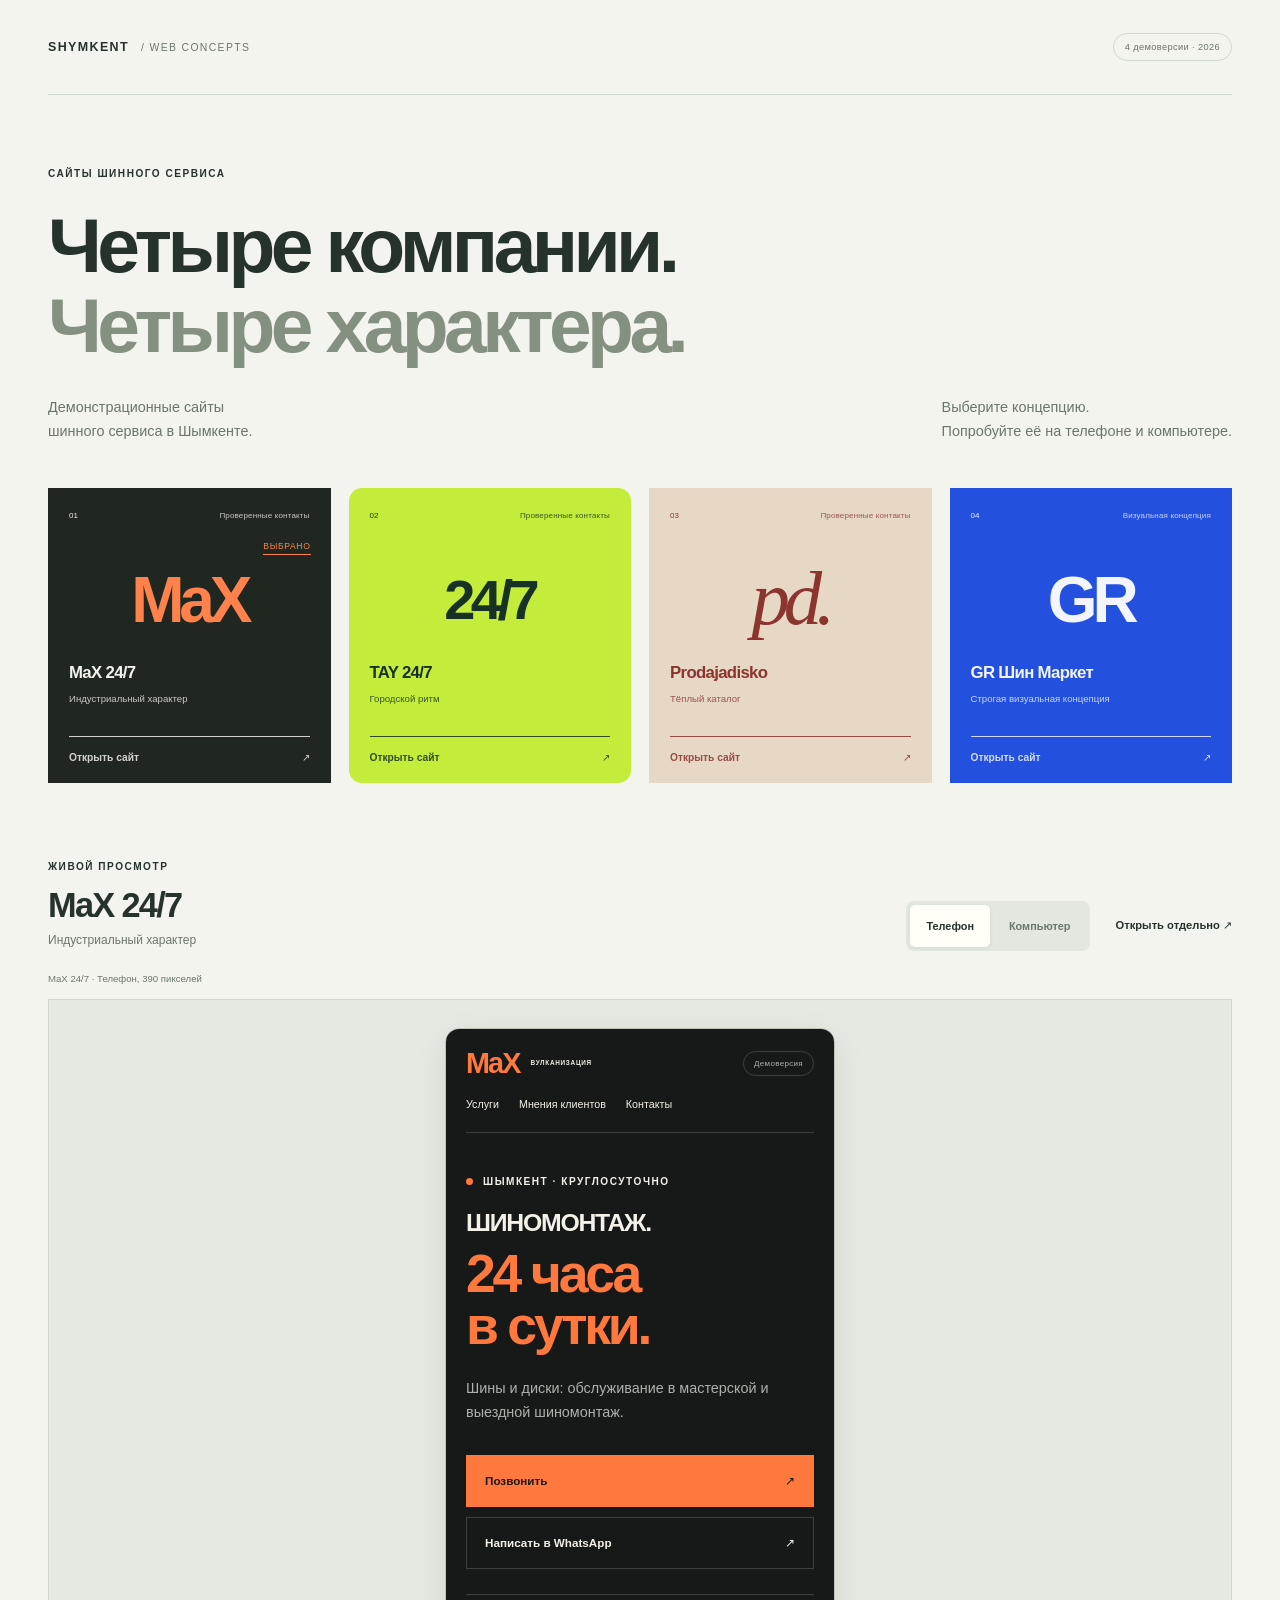
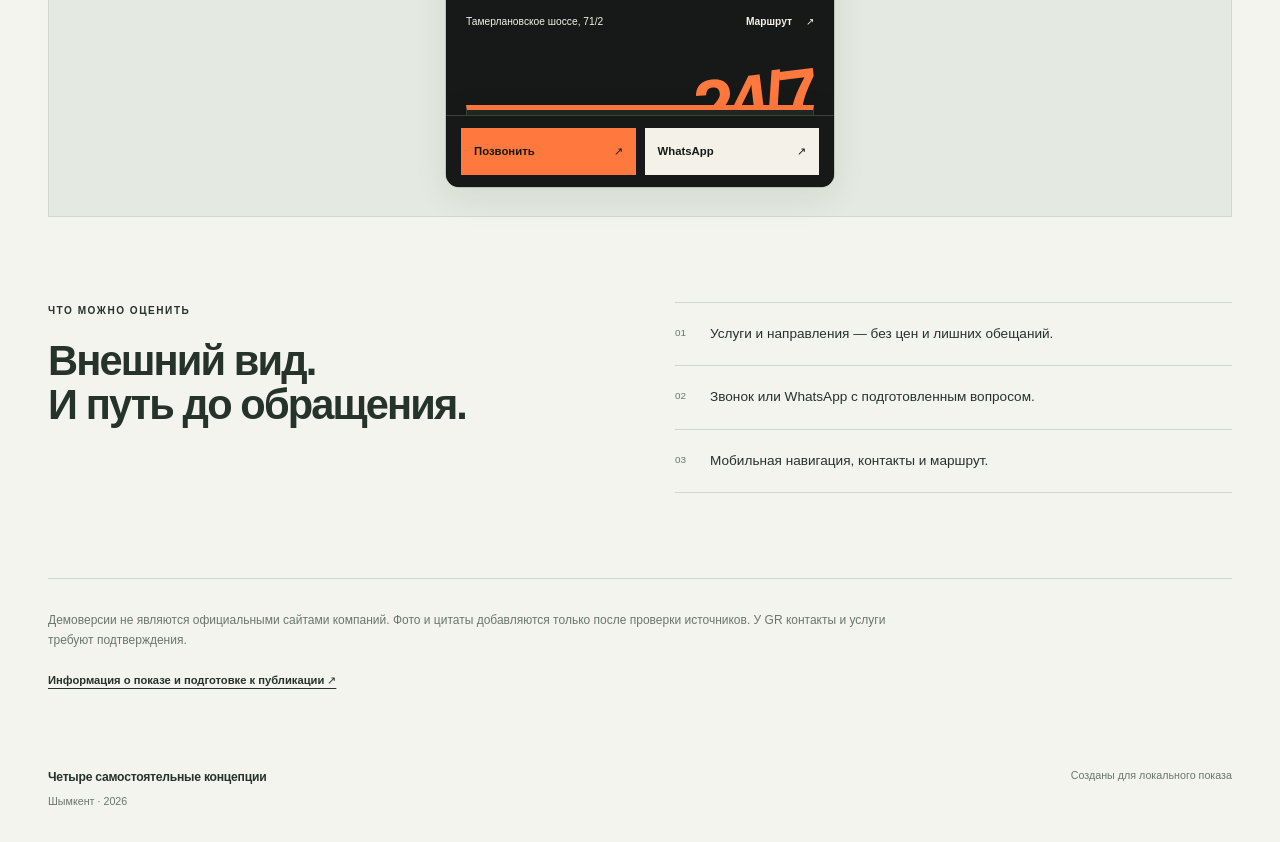
<file: index.html>
<!doctype html><html lang="ru"><head><meta charset="utf-8"><meta name="viewport" content="width=device-width,initial-scale=1"><meta name="description" content="Четыре концепции сайтов шинного сервиса в Шымкенте. Локальная презентация."><title>Четыре компании. Четыре характера.</title><link rel="icon" href="data:,"><link rel="stylesheet" href="./assets/style.css"><script src="./assets/interactions.js" defer></script></head><body class="catalog"><a class="skip" href="#main">Перейти к содержимому</a><header class="catalog-header wrap"><a href="./index.html" class="catalog-brand">SHYMKENT<span>/ WEB CONCEPTS</span></a><span class="demo-badge">4 демоверсии · 2026</span></header><main id="main" class="wrap"><section class="catalog-intro"><p class="eyebrow">Сайты шинного сервиса</p><h1>Четыре компании.<br><span>Четыре характера.</span></h1><div class="catalog-lead"><p>Демонстрационные сайты<br>шинного сервиса в Шымкенте.</p><p>Выберите концепцию.<br>Попробуйте её на телефоне и компьютере.</p></div></section><section class="concept-grid" aria-label="Выбор концепции"><article class="concept-card max-card"><button class="concept-select" type="button" disabled data-preview-slug="max" data-preview-name="MaX 24/7" data-preview-tag="Индустриальный характер" aria-pressed="true" aria-controls="site-preview"><span class="concept-top"><span>01</span><span>Проверенные контакты</span></span><span class="concept-mark" aria-hidden="true">MaX</span><span class="concept-name">MaX 24/7</span><span class="concept-tag">Индустриальный характер</span></button><a class="concept-open" href="./max/index.html" target="_blank" rel="noopener noreferrer">Открыть сайт<span aria-hidden="true">↗</span></a></article><article class="concept-card tay-card"><button class="concept-select" type="button" disabled data-preview-slug="tay" data-preview-name="TAY 24/7" data-preview-tag="Городской ритм" aria-pressed="false" aria-controls="site-preview"><span class="concept-top"><span>02</span><span>Проверенные контакты</span></span><span class="concept-mark" aria-hidden="true">24/7</span><span class="concept-name">TAY 24/7</span><span class="concept-tag">Городской ритм</span></button><a class="concept-open" href="./tay/index.html" target="_blank" rel="noopener noreferrer">Открыть сайт<span aria-hidden="true">↗</span></a></article><article class="concept-card prodajadisko-card"><button class="concept-select" type="button" disabled data-preview-slug="prodajadisko" data-preview-name="Prodajadisko" data-preview-tag="Тёплый каталог" aria-pressed="false" aria-controls="site-preview"><span class="concept-top"><span>03</span><span>Проверенные контакты</span></span><span class="concept-mark" aria-hidden="true">pd.</span><span class="concept-name">Prodajadisko</span><span class="concept-tag">Тёплый каталог</span></button><a class="concept-open" href="./prodajadisko/index.html" target="_blank" rel="noopener noreferrer">Открыть сайт<span aria-hidden="true">↗</span></a></article><article class="concept-card gr-card"><button class="concept-select" type="button" disabled data-preview-slug="gr" data-preview-name="GR Шин Маркет" data-preview-tag="Строгая визуальная концепция" aria-pressed="false" aria-controls="site-preview"><span class="concept-top"><span>04</span><span>Визуальная концепция</span></span><span class="concept-mark" aria-hidden="true">GR</span><span class="concept-name">GR Шин Маркет</span><span class="concept-tag">Строгая визуальная концепция</span></button><a class="concept-open" href="./gr/index.html" target="_blank" rel="noopener noreferrer">Открыть сайт<span aria-hidden="true">↗</span></a></article></section><section class="preview-section" aria-labelledby="preview-heading"><div class="preview-header"><div><p class="eyebrow">Живой просмотр</p><h2 id="preview-heading">MaX 24/7</h2><p id="preview-description">Индустриальный характер</p></div><div class="preview-controls"><div class="mode-switch" role="group" aria-label="Размер просмотра"><button type="button" disabled data-preview-mode="phone" aria-pressed="true">Телефон</button><button type="button" disabled data-preview-mode="desktop" aria-pressed="false">Компьютер</button></div><a id="preview-open" href="./max/index.html" target="_blank" rel="noopener noreferrer">Открыть отдельно ↗</a></div></div><p class="preview-status" role="status" aria-live="polite" id="preview-status">MaX 24/7 · Телефон, 390 пикселей</p><div class="preview-stage" id="preview-stage" data-mode="phone"><iframe id="site-preview" src="./max/index.html" title="Предпросмотр: MaX 24/7 — Телефон" loading="lazy"></iframe></div><noscript><p class="noscript-note">Для переключения предпросмотра включите JavaScript. Все четыре сайта можно открыть по ссылкам на карточках.</p></noscript></section><section class="presentation-points"><div><p class="eyebrow">Что можно оценить</p><h2>Внешний вид.<br>И путь до обращения.</h2></div><ol><li><span>01</span><p>Услуги и направления — без цен и лишних обещаний.</p></li><li><span>02</span><p>Звонок или WhatsApp с подготовленным вопросом.</p></li><li><span>03</span><p>Мобильная навигация, контакты и маршрут.</p></li></ol></section><aside class="catalog-note"><p>Демоверсии не являются официальными сайтами компаний. Фото и цитаты добавляются только после проверки источников. У GR контакты и услуги требуют подтверждения.</p><a href="./CLIENT-PREVIEW.html">Информация о показе и подготовке к публикации ↗</a></aside></main><footer class="footer wrap"><div><strong>Четыре самостоятельные концепции</strong><p>Шымкент · 2026</p></div><span>Созданы для локального показа</span></footer></body></html>
</file>
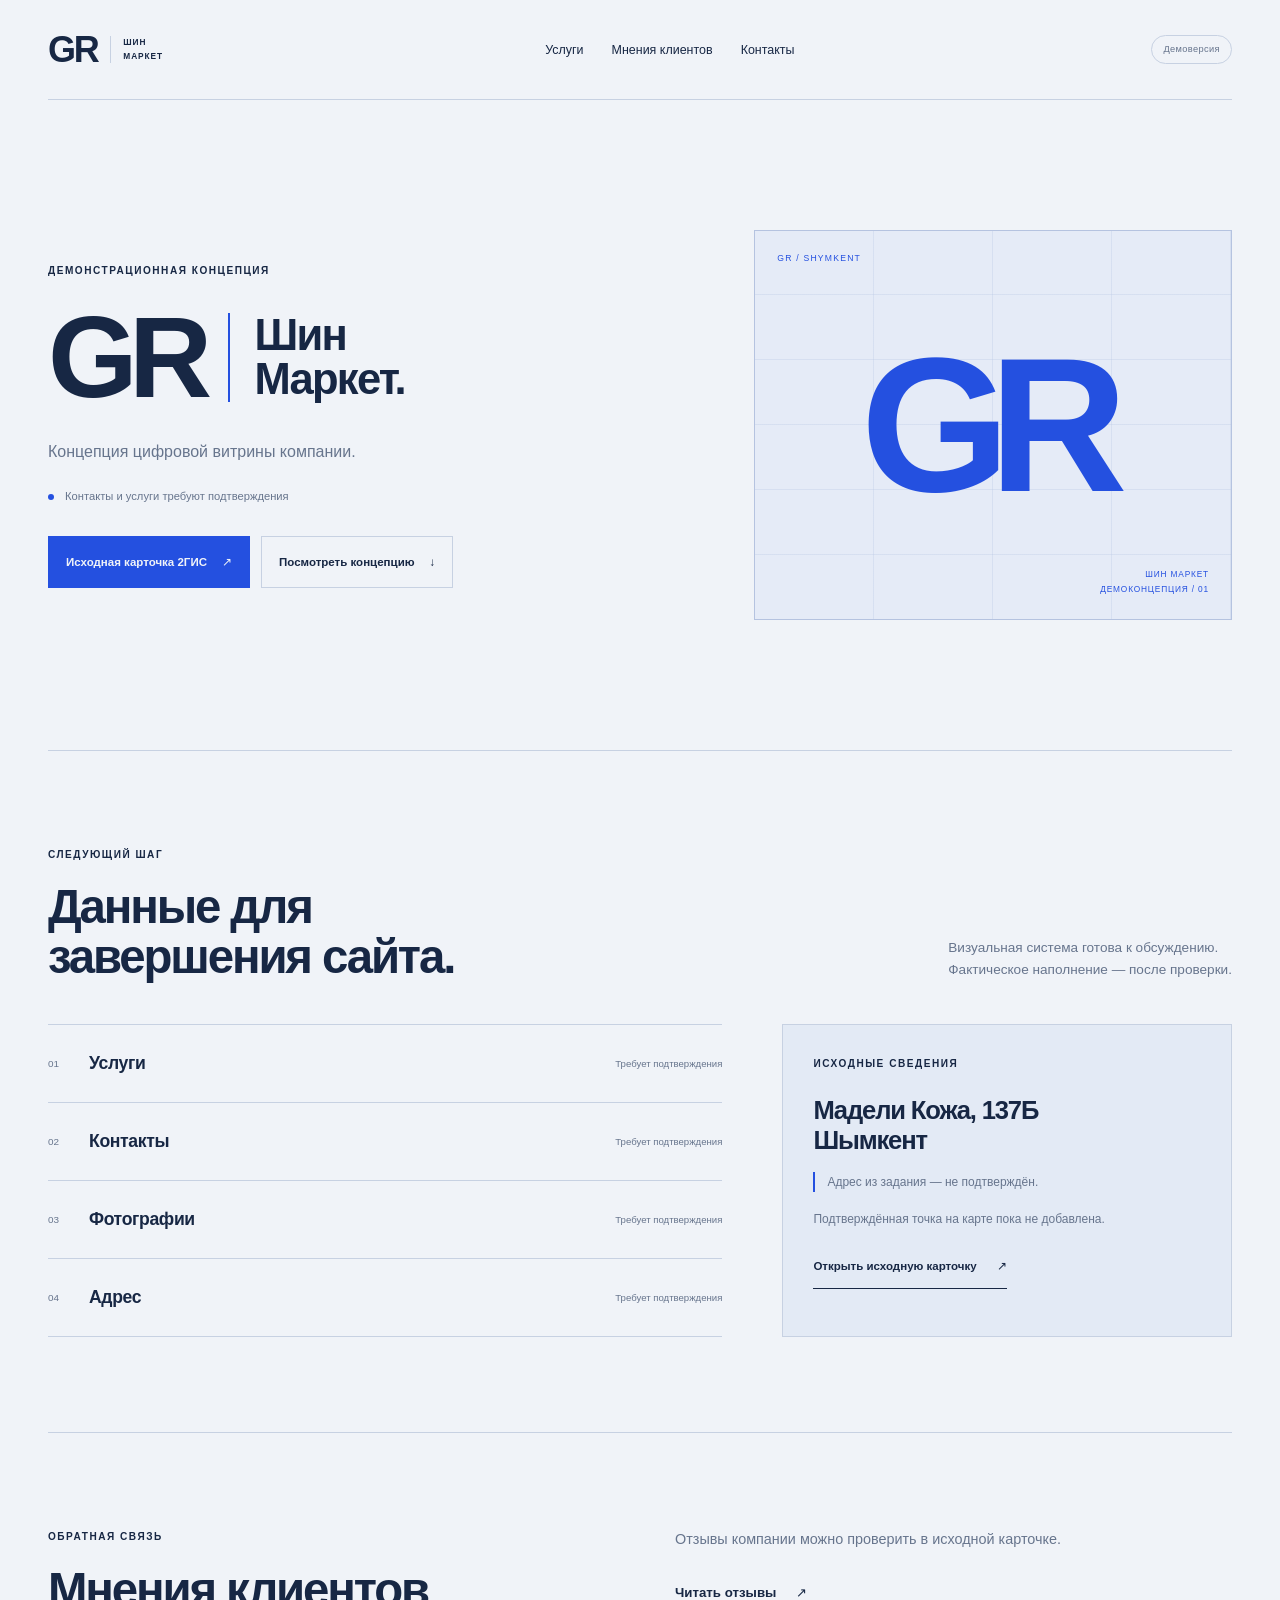
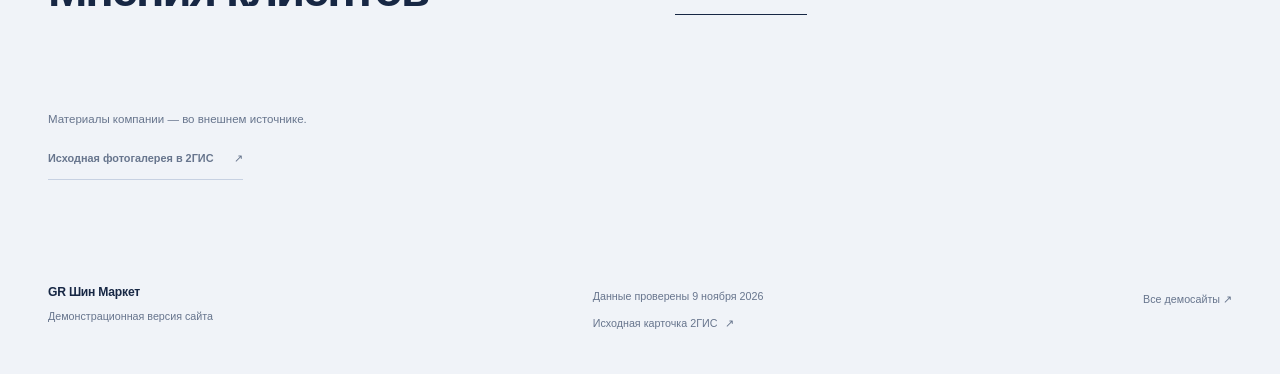
<file: gr/index.html>
<!doctype html><html lang="ru"><head><meta charset="utf-8"><meta name="viewport" content="width=device-width,initial-scale=1"><meta name="description" content="GR Шин Маркет — демонстрационная версия сайта. Услуги, контакты и мнения клиентов."><title>GR Шин Маркет · Демоверсия</title><link rel="icon" href="data:,"><link rel="stylesheet" href="../assets/style.css"><script src="../assets/interactions.js" defer></script></head><body class="gr"><a class="skip" href="#main">Перейти к содержимому</a><header class="site-header wrap"><a class="brand" href="../index.html" aria-label="GR Шин Маркет — все демосайты">GR<span class="brand-sub">ШИН МАРКЕТ</span></a><nav aria-label="Основная навигация"><a href="#services">Услуги</a><a href="#reviews">Мнения клиентов</a><a href="#contacts">Контакты</a></nav><span class="demo-badge">Демоверсия</span></header><main id="main"><section class="hero wrap"><div class="hero-copy"><p class="eyebrow">Демонстрационная концепция</p><h1>GR<span>Шин<br>Маркет.</span></h1><p class="lead">Концепция цифровой витрины компании.</p><p class="concept-status"><span aria-hidden="true"></span>Контакты и услуги требуют подтверждения</p><div class="actions"><a class="button primary" href="https://2gis.kz/shymkent/firm/70000001114355706" target="_blank" rel="noopener noreferrer">Исходная карточка 2ГИС<span aria-hidden="true">↗</span></a><a class="button secondary" href="#services">Посмотреть концепцию<span aria-hidden="true">↓</span></a></div></div><div class="gr-monogram" aria-hidden="true"><span class="gr-coord">GR / SHYMKENT</span><strong>GR</strong><span class="gr-label">ШИН МАРКЕТ<br>ДЕМОКОНЦЕПЦИЯ / 01</span></div></section><section id="services" class="gr-data section wrap"><div class="section-heading"><div><p class="eyebrow">Следующий шаг</p><h2>Данные для<br>завершения сайта.</h2></div><p>Визуальная система готова к обсуждению.<br>Фактическое наполнение — после проверки.</p></div><div class="gr-data-grid"><div class="data-checklist"><div><span class="num">01</span><h3>Услуги</h3><span class="data-status">Требует подтверждения</span></div><div><span class="num">02</span><h3>Контакты</h3><span class="data-status">Требует подтверждения</span></div><div><span class="num">03</span><h3>Фотографии</h3><span class="data-status">Требует подтверждения</span></div><div><span class="num">04</span><h3>Адрес</h3><span class="data-status">Требует подтверждения</span></div></div><aside id="contacts" class="gr-source-card"><p class="eyebrow">Исходные сведения</p><h3>Мадели Кожа, 137Б<br>Шымкент</h3><p class="unverified">Адрес из задания — не подтверждён.</p><p>Подтверждённая точка на карте пока не добавлена.</p><a class="text-link" href="https://2gis.kz/shymkent/firm/70000001114355706" target="_blank" rel="noopener noreferrer">Открыть исходную карточку<span aria-hidden="true">↗</span></a></aside></div></section><section id="reviews" class="reviews section wrap"><div><p class="eyebrow">Обратная связь</p><h2>Мнения клиентов</h2></div><div class="reviews-body"><p>Отзывы компании можно проверить в исходной карточке.</p><a class="text-link" href="https://2gis.kz/shymkent/firm/70000001114355706/tab/reviews" target="_blank" rel="noopener noreferrer">Читать отзывы<span aria-hidden="true">↗</span></a></div></section><section class="gr-gallery wrap"><p>Материалы компании — во внешнем источнике.</p><a class="text-link" href="https://2gis.kz/shymkent/gallery/firm/70000001114355706" target="_blank" rel="noopener noreferrer">Исходная фотогалерея в 2ГИС<span aria-hidden="true">↗</span></a></section></main><footer class="footer wrap"><div><strong>GR Шин Маркет</strong><p>Демонстрационная версия сайта</p></div><div><p>Данные проверены 9 ноября 2026</p><a class="" href="https://2gis.kz/shymkent/firm/70000001114355706" target="_blank" rel="noopener noreferrer">Исходная карточка 2ГИС<span aria-hidden="true">↗</span></a></div><a href="../index.html">Все демосайты ↗</a></footer></body></html>
</file>
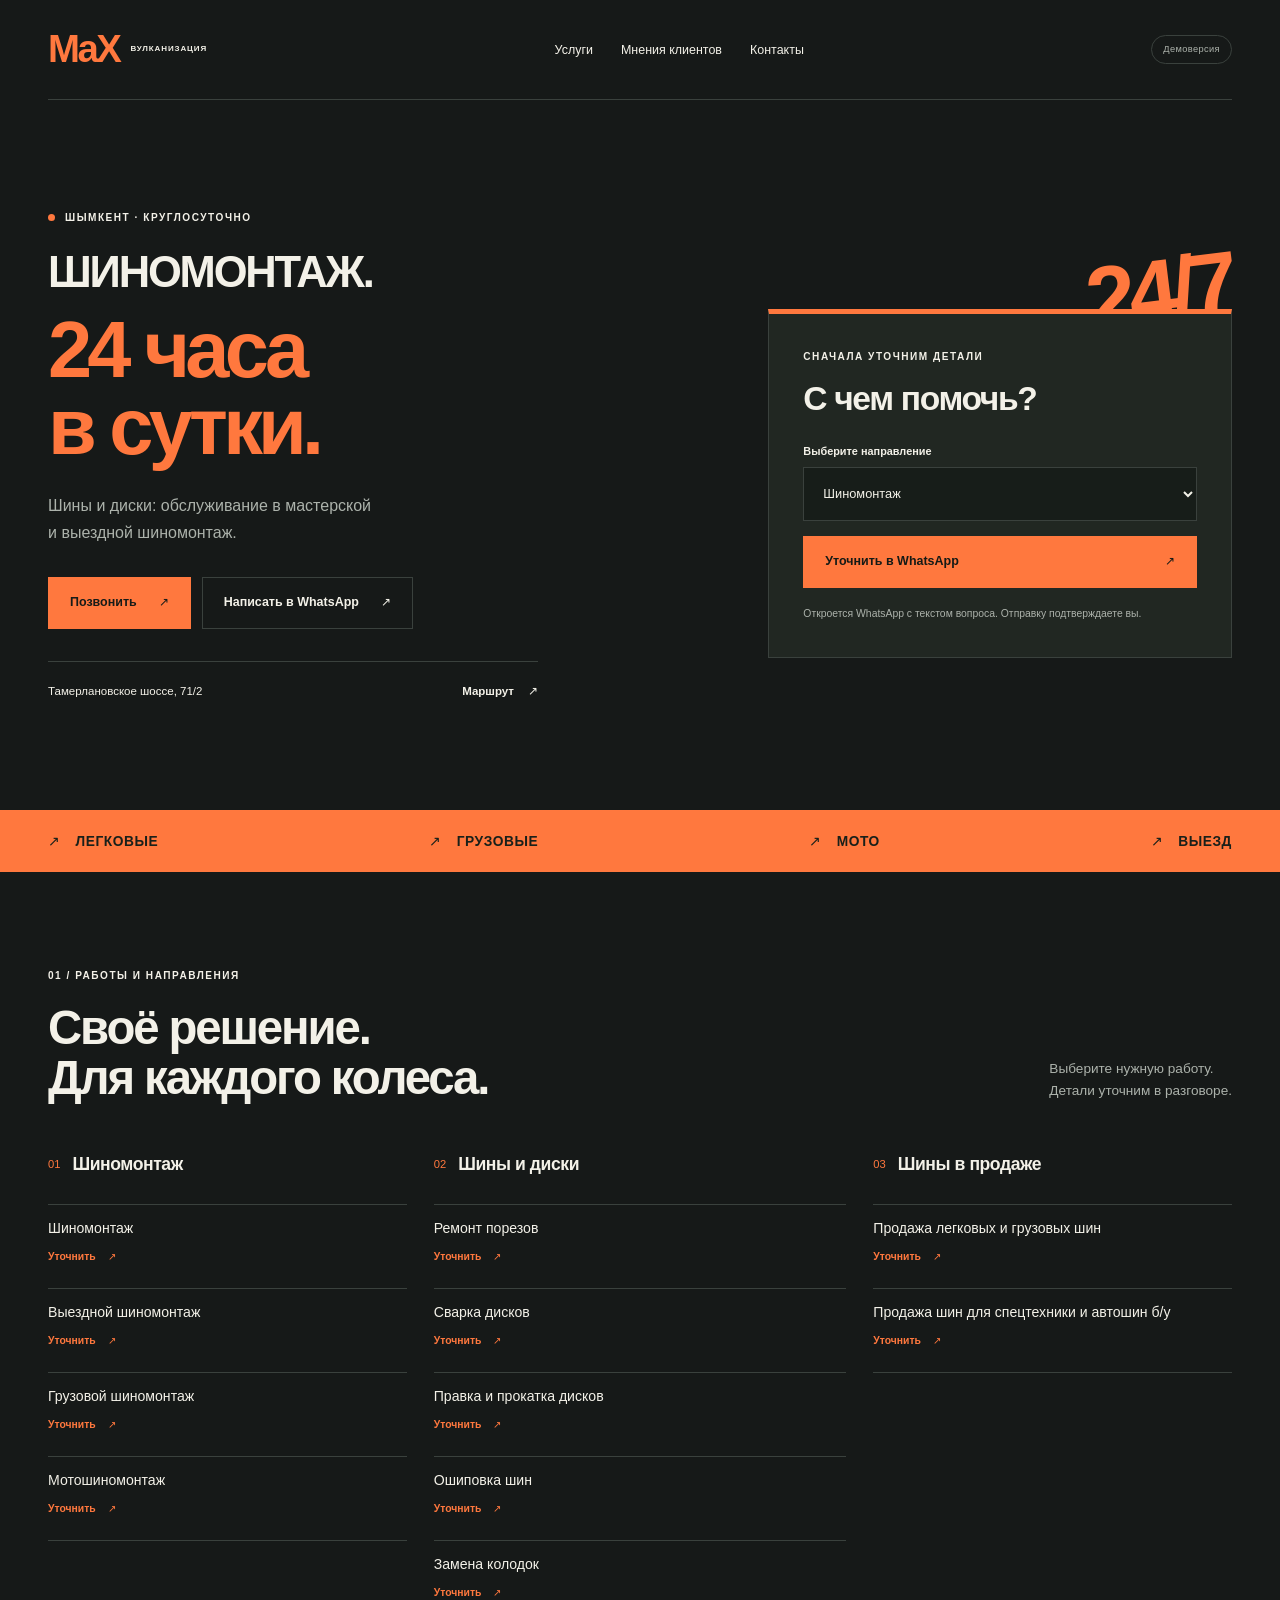
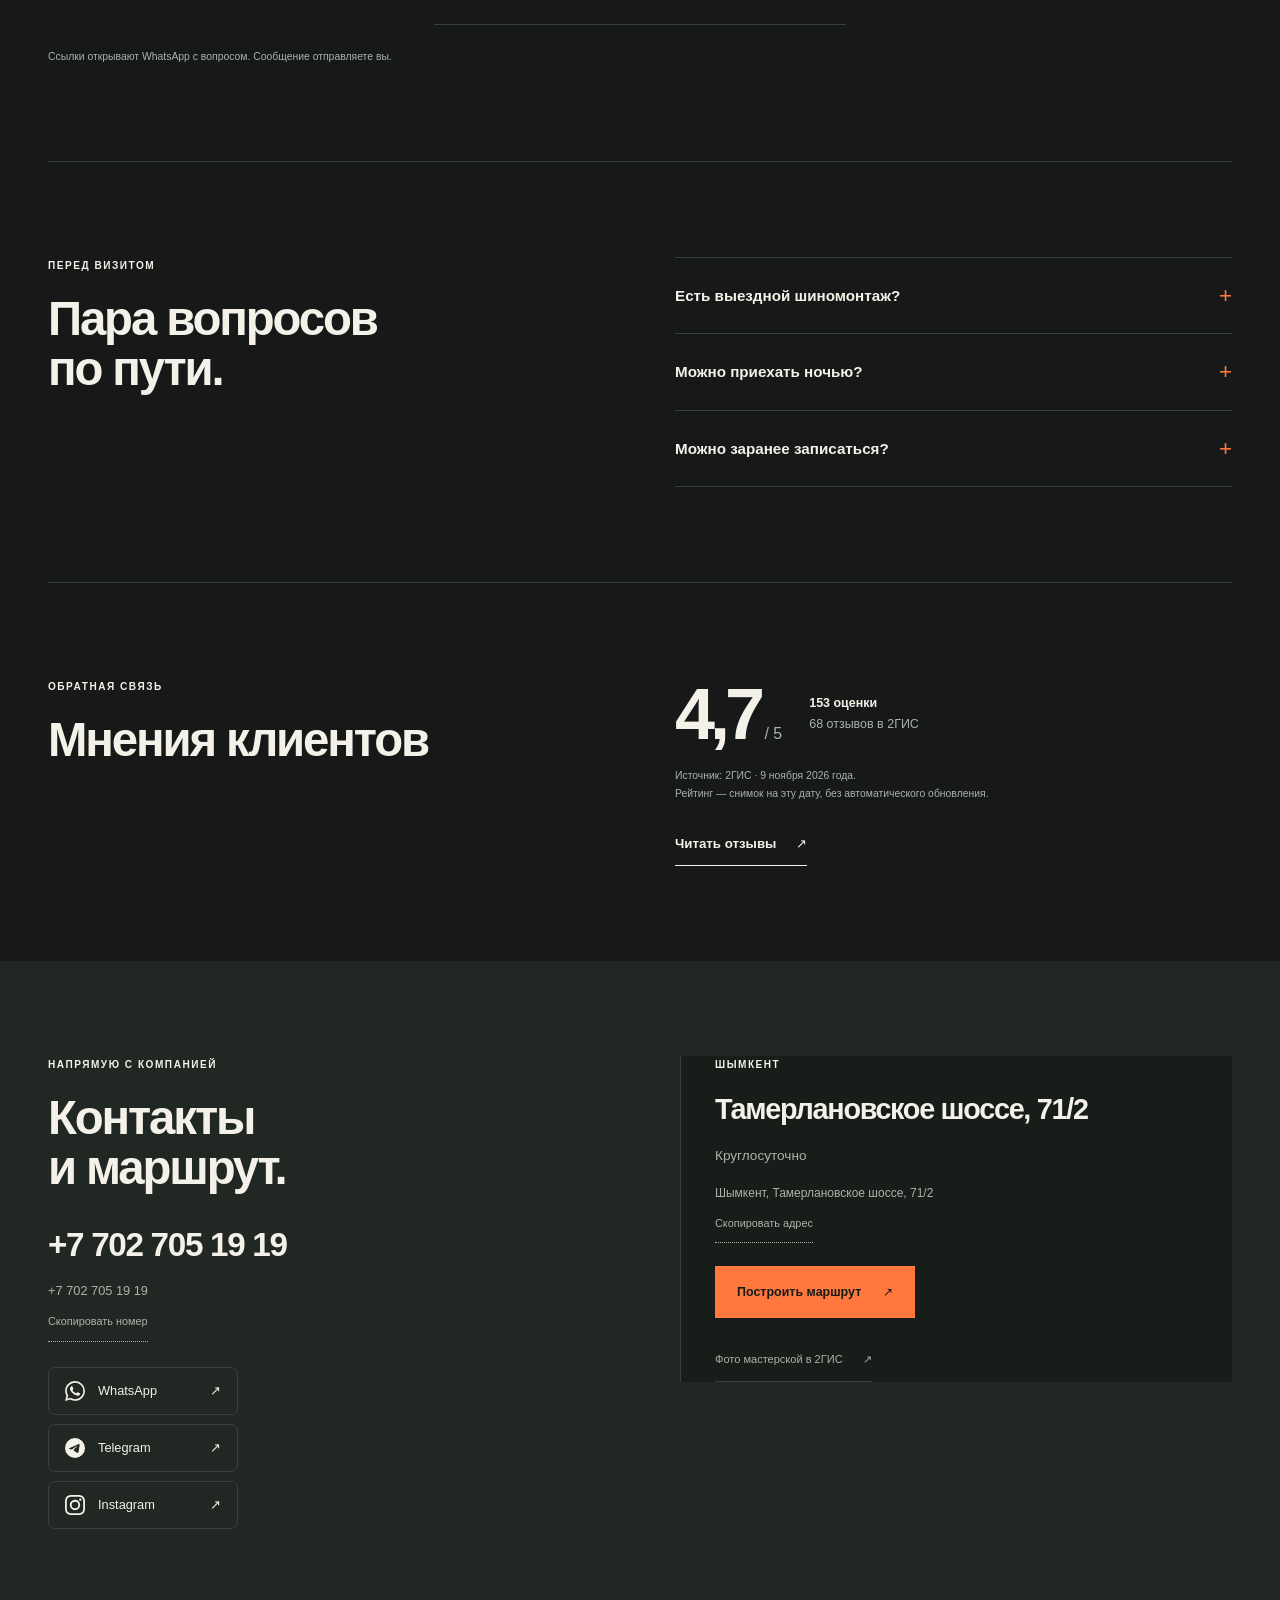
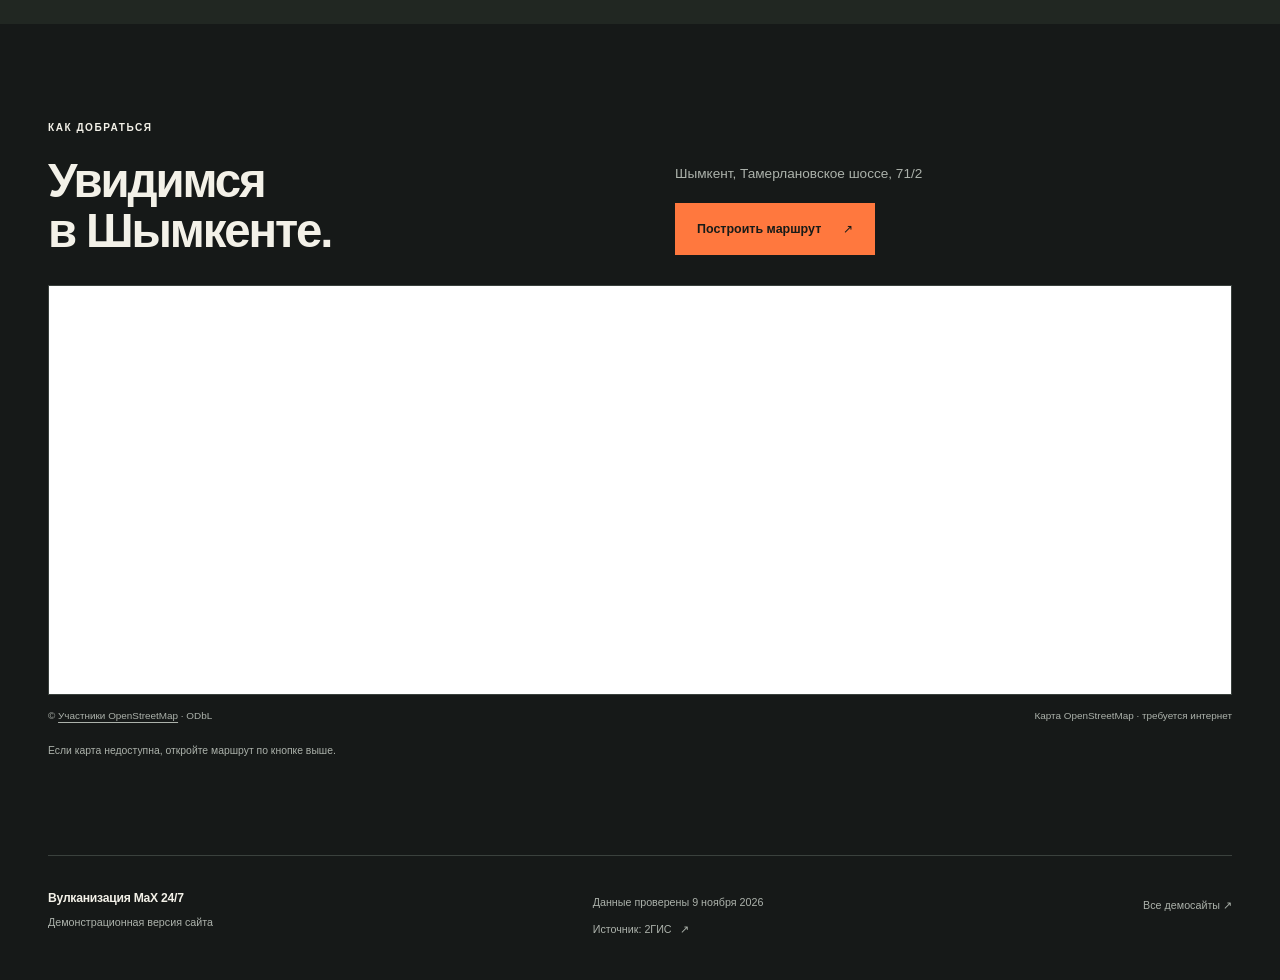
<file: max/index.html>
<!doctype html><html lang="ru"><head><meta charset="utf-8"><meta name="viewport" content="width=device-width,initial-scale=1"><meta name="description" content="Вулканизация MaX 24/7 — демонстрационная версия сайта. Услуги, контакты и мнения клиентов."><title>Вулканизация MaX 24/7 · Демоверсия</title><link rel="icon" href="data:,"><link rel="stylesheet" href="../assets/style.css"><script src="../assets/interactions.js" defer></script></head><body class="max has-dock"><a class="skip" href="#main">Перейти к содержимому</a><header class="site-header wrap"><a class="brand" href="../index.html" aria-label="Вулканизация MaX 24/7 — все демосайты">MaX<span class="brand-sub">ВУЛКАНИЗАЦИЯ</span></a><nav aria-label="Основная навигация"><a href="#services">Услуги</a><a href="#reviews">Мнения клиентов</a><a href="#contacts">Контакты</a></nav><span class="demo-badge">Демоверсия</span></header><main id="main"><section class="hero wrap"><div class="hero-copy"><p class="eyebrow"><span class="live-dot"></span>Шымкент · Круглосуточно</p><h1>ШИНОМОНТАЖ.<span>24 часа<br>в сутки.</span></h1><p class="lead">Шины и диски: обслуживание в мастерской<br class="wide-only"> и выездной шиномонтаж.</p><div class="actions"><a class="button primary" href="tel:+77027051919">Позвонить<span aria-hidden="true">↗</span></a><a class="button secondary" href="https://wa.me/77027051919" target="_blank" rel="noopener noreferrer">Написать в WhatsApp<span aria-hidden="true">↗</span></a></div><div class="hero-address"><span>Тамерлановское шоссе, 71/2</span><a class="" href="https://2gis.kz/shymkent/directions/points/%7C69.548578%2C42.336896%3B70000001045310863" target="_blank" rel="noopener noreferrer">Маршрут<span aria-hidden="true">↗</span></a></div></div><div class="max-side"><span class="service-stamp" aria-hidden="true">24/7</span><aside class="question-panel" aria-labelledby="max-question-title"><p class="eyebrow">Сначала уточним детали</p><h2 id="max-question-title">С чем помочь?</h2><label for="max-question-select">Выберите направление</label><select disabled id="max-question-select" data-service-select data-wa-base="https://wa.me/77027051919" data-question-link="max-question-link"><option value="Шиномонтаж">Шиномонтаж</option><option value="Выездной шиномонтаж">Выездной шиномонтаж</option><option value="Грузовой шиномонтаж">Грузовой шиномонтаж</option><option value="Мотошиномонтаж">Мотошиномонтаж</option><option value="Ремонт порезов">Ремонт порезов</option><option value="Сварка дисков">Сварка дисков</option><option value="Правка и прокатка дисков">Правка и прокатка дисков</option><option value="Ошиповка шин">Ошиповка шин</option><option value="Замена колодок">Замена колодок</option><option value="Продажа легковых и грузовых шин">Продажа легковых и грузовых шин</option><option value="Продажа шин для спецтехники и автошин б/у">Продажа шин для спецтехники и автошин б/у</option></select><a class="button question-link" id="max-question-link" href="https://wa.me/77027051919?text=%D0%97%D0%B4%D1%80%D0%B0%D0%B2%D1%81%D1%82%D0%B2%D1%83%D0%B9%D1%82%D0%B5%21+%D0%9F%D0%BE%D0%B4%D1%81%D0%BA%D0%B0%D0%B6%D0%B8%D1%82%D0%B5%2C+%D0%BF%D0%BE%D0%B6%D0%B0%D0%BB%D1%83%D0%B9%D1%81%D1%82%D0%B0%2C+%D0%BF%D0%BE+%D1%83%D1%81%D0%BB%D1%83%D0%B3%D0%B5%3A+%D0%A8%D0%B8%D0%BD%D0%BE%D0%BC%D0%BE%D0%BD%D1%82%D0%B0%D0%B6." target="_blank" rel="noopener noreferrer">Уточнить в WhatsApp<span aria-hidden="true">↗</span></a><p class="action-note">Откроется WhatsApp с текстом вопроса. Отправку подтверждаете вы.</p></aside></div></section><div class="direction-strip"><div class="wrap"><span>ЛЕГКОВЫЕ</span><span>ГРУЗОВЫЕ</span><span>МОТО</span><span>ВЫЕЗД</span></div></div><section id="services" class="section wrap"><div class="section-heading"><div><p class="eyebrow">01 / Работы и направления</p><h2>Своё решение.<br>Для каждого колеса.</h2></div><p>Выберите нужную работу.<br>Детали уточним в разговоре.</p></div><div class="service-groups"><article class="service-group"><div class="group-title"><span>01</span><h3>Шиномонтаж</h3></div><ul><li><span>Шиномонтаж</span><a class="service-link" href="https://wa.me/77027051919?text=%D0%97%D0%B4%D1%80%D0%B0%D0%B2%D1%81%D1%82%D0%B2%D1%83%D0%B9%D1%82%D0%B5%21+%D0%9F%D0%BE%D0%B4%D1%81%D0%BA%D0%B0%D0%B6%D0%B8%D1%82%D0%B5%2C+%D0%BF%D0%BE%D0%B6%D0%B0%D0%BB%D1%83%D0%B9%D1%81%D1%82%D0%B0%2C+%D0%BF%D0%BE+%D1%83%D1%81%D0%BB%D1%83%D0%B3%D0%B5%3A+%D0%A8%D0%B8%D0%BD%D0%BE%D0%BC%D0%BE%D0%BD%D1%82%D0%B0%D0%B6." target="_blank" rel="noopener noreferrer">Уточнить<span aria-hidden="true">↗</span></a></li><li><span>Выездной шиномонтаж</span><a class="service-link" href="https://wa.me/77027051919?text=%D0%97%D0%B4%D1%80%D0%B0%D0%B2%D1%81%D1%82%D0%B2%D1%83%D0%B9%D1%82%D0%B5%21+%D0%9F%D0%BE%D0%B4%D1%81%D0%BA%D0%B0%D0%B6%D0%B8%D1%82%D0%B5%2C+%D0%BF%D0%BE%D0%B6%D0%B0%D0%BB%D1%83%D0%B9%D1%81%D1%82%D0%B0%2C+%D0%BF%D0%BE+%D1%83%D1%81%D0%BB%D1%83%D0%B3%D0%B5%3A+%D0%92%D1%8B%D0%B5%D0%B7%D0%B4%D0%BD%D0%BE%D0%B9+%D1%88%D0%B8%D0%BD%D0%BE%D0%BC%D0%BE%D0%BD%D1%82%D0%B0%D0%B6." target="_blank" rel="noopener noreferrer">Уточнить<span aria-hidden="true">↗</span></a></li><li><span>Грузовой шиномонтаж</span><a class="service-link" href="https://wa.me/77027051919?text=%D0%97%D0%B4%D1%80%D0%B0%D0%B2%D1%81%D1%82%D0%B2%D1%83%D0%B9%D1%82%D0%B5%21+%D0%9F%D0%BE%D0%B4%D1%81%D0%BA%D0%B0%D0%B6%D0%B8%D1%82%D0%B5%2C+%D0%BF%D0%BE%D0%B6%D0%B0%D0%BB%D1%83%D0%B9%D1%81%D1%82%D0%B0%2C+%D0%BF%D0%BE+%D1%83%D1%81%D0%BB%D1%83%D0%B3%D0%B5%3A+%D0%93%D1%80%D1%83%D0%B7%D0%BE%D0%B2%D0%BE%D0%B9+%D1%88%D0%B8%D0%BD%D0%BE%D0%BC%D0%BE%D0%BD%D1%82%D0%B0%D0%B6." target="_blank" rel="noopener noreferrer">Уточнить<span aria-hidden="true">↗</span></a></li><li><span>Мотошиномонтаж</span><a class="service-link" href="https://wa.me/77027051919?text=%D0%97%D0%B4%D1%80%D0%B0%D0%B2%D1%81%D1%82%D0%B2%D1%83%D0%B9%D1%82%D0%B5%21+%D0%9F%D0%BE%D0%B4%D1%81%D0%BA%D0%B0%D0%B6%D0%B8%D1%82%D0%B5%2C+%D0%BF%D0%BE%D0%B6%D0%B0%D0%BB%D1%83%D0%B9%D1%81%D1%82%D0%B0%2C+%D0%BF%D0%BE+%D1%83%D1%81%D0%BB%D1%83%D0%B3%D0%B5%3A+%D0%9C%D0%BE%D1%82%D0%BE%D1%88%D0%B8%D0%BD%D0%BE%D0%BC%D0%BE%D0%BD%D1%82%D0%B0%D0%B6." target="_blank" rel="noopener noreferrer">Уточнить<span aria-hidden="true">↗</span></a></li></ul></article><article class="service-group"><div class="group-title"><span>02</span><h3>Шины и диски</h3></div><ul><li><span>Ремонт порезов</span><a class="service-link" href="https://wa.me/77027051919?text=%D0%97%D0%B4%D1%80%D0%B0%D0%B2%D1%81%D1%82%D0%B2%D1%83%D0%B9%D1%82%D0%B5%21+%D0%9F%D0%BE%D0%B4%D1%81%D0%BA%D0%B0%D0%B6%D0%B8%D1%82%D0%B5%2C+%D0%BF%D0%BE%D0%B6%D0%B0%D0%BB%D1%83%D0%B9%D1%81%D1%82%D0%B0%2C+%D0%BF%D0%BE+%D1%83%D1%81%D0%BB%D1%83%D0%B3%D0%B5%3A+%D0%A0%D0%B5%D0%BC%D0%BE%D0%BD%D1%82+%D0%BF%D0%BE%D1%80%D0%B5%D0%B7%D0%BE%D0%B2." target="_blank" rel="noopener noreferrer">Уточнить<span aria-hidden="true">↗</span></a></li><li><span>Сварка дисков</span><a class="service-link" href="https://wa.me/77027051919?text=%D0%97%D0%B4%D1%80%D0%B0%D0%B2%D1%81%D1%82%D0%B2%D1%83%D0%B9%D1%82%D0%B5%21+%D0%9F%D0%BE%D0%B4%D1%81%D0%BA%D0%B0%D0%B6%D0%B8%D1%82%D0%B5%2C+%D0%BF%D0%BE%D0%B6%D0%B0%D0%BB%D1%83%D0%B9%D1%81%D1%82%D0%B0%2C+%D0%BF%D0%BE+%D1%83%D1%81%D0%BB%D1%83%D0%B3%D0%B5%3A+%D0%A1%D0%B2%D0%B0%D1%80%D0%BA%D0%B0+%D0%B4%D0%B8%D1%81%D0%BA%D0%BE%D0%B2." target="_blank" rel="noopener noreferrer">Уточнить<span aria-hidden="true">↗</span></a></li><li><span>Правка и прокатка дисков</span><a class="service-link" href="https://wa.me/77027051919?text=%D0%97%D0%B4%D1%80%D0%B0%D0%B2%D1%81%D1%82%D0%B2%D1%83%D0%B9%D1%82%D0%B5%21+%D0%9F%D0%BE%D0%B4%D1%81%D0%BA%D0%B0%D0%B6%D0%B8%D1%82%D0%B5%2C+%D0%BF%D0%BE%D0%B6%D0%B0%D0%BB%D1%83%D0%B9%D1%81%D1%82%D0%B0%2C+%D0%BF%D0%BE+%D1%83%D1%81%D0%BB%D1%83%D0%B3%D0%B5%3A+%D0%9F%D1%80%D0%B0%D0%B2%D0%BA%D0%B0+%D0%B8+%D0%BF%D1%80%D0%BE%D0%BA%D0%B0%D1%82%D0%BA%D0%B0+%D0%B4%D0%B8%D1%81%D0%BA%D0%BE%D0%B2." target="_blank" rel="noopener noreferrer">Уточнить<span aria-hidden="true">↗</span></a></li><li><span>Ошиповка шин</span><a class="service-link" href="https://wa.me/77027051919?text=%D0%97%D0%B4%D1%80%D0%B0%D0%B2%D1%81%D1%82%D0%B2%D1%83%D0%B9%D1%82%D0%B5%21+%D0%9F%D0%BE%D0%B4%D1%81%D0%BA%D0%B0%D0%B6%D0%B8%D1%82%D0%B5%2C+%D0%BF%D0%BE%D0%B6%D0%B0%D0%BB%D1%83%D0%B9%D1%81%D1%82%D0%B0%2C+%D0%BF%D0%BE+%D1%83%D1%81%D0%BB%D1%83%D0%B3%D0%B5%3A+%D0%9E%D1%88%D0%B8%D0%BF%D0%BE%D0%B2%D0%BA%D0%B0+%D1%88%D0%B8%D0%BD." target="_blank" rel="noopener noreferrer">Уточнить<span aria-hidden="true">↗</span></a></li><li><span>Замена колодок</span><a class="service-link" href="https://wa.me/77027051919?text=%D0%97%D0%B4%D1%80%D0%B0%D0%B2%D1%81%D1%82%D0%B2%D1%83%D0%B9%D1%82%D0%B5%21+%D0%9F%D0%BE%D0%B4%D1%81%D0%BA%D0%B0%D0%B6%D0%B8%D1%82%D0%B5%2C+%D0%BF%D0%BE%D0%B6%D0%B0%D0%BB%D1%83%D0%B9%D1%81%D1%82%D0%B0%2C+%D0%BF%D0%BE+%D1%83%D1%81%D0%BB%D1%83%D0%B3%D0%B5%3A+%D0%97%D0%B0%D0%BC%D0%B5%D0%BD%D0%B0+%D0%BA%D0%BE%D0%BB%D0%BE%D0%B4%D0%BE%D0%BA." target="_blank" rel="noopener noreferrer">Уточнить<span aria-hidden="true">↗</span></a></li></ul></article><article class="service-group"><div class="group-title"><span>03</span><h3>Шины в продаже</h3></div><ul><li><span>Продажа легковых и грузовых шин</span><a class="service-link" href="https://wa.me/77027051919?text=%D0%97%D0%B4%D1%80%D0%B0%D0%B2%D1%81%D1%82%D0%B2%D1%83%D0%B9%D1%82%D0%B5%21+%D0%9F%D0%BE%D0%B4%D1%81%D0%BA%D0%B0%D0%B6%D0%B8%D1%82%D0%B5%2C+%D0%BF%D0%BE%D0%B6%D0%B0%D0%BB%D1%83%D0%B9%D1%81%D1%82%D0%B0%2C+%D0%BF%D0%BE+%D1%83%D1%81%D0%BB%D1%83%D0%B3%D0%B5%3A+%D0%9F%D1%80%D0%BE%D0%B4%D0%B0%D0%B6%D0%B0+%D0%BB%D0%B5%D0%B3%D0%BA%D0%BE%D0%B2%D1%8B%D1%85+%D0%B8+%D0%B3%D1%80%D1%83%D0%B7%D0%BE%D0%B2%D1%8B%D1%85+%D1%88%D0%B8%D0%BD." target="_blank" rel="noopener noreferrer">Уточнить<span aria-hidden="true">↗</span></a></li><li><span>Продажа шин для спецтехники и автошин б/у</span><a class="service-link" href="https://wa.me/77027051919?text=%D0%97%D0%B4%D1%80%D0%B0%D0%B2%D1%81%D1%82%D0%B2%D1%83%D0%B9%D1%82%D0%B5%21+%D0%9F%D0%BE%D0%B4%D1%81%D0%BA%D0%B0%D0%B6%D0%B8%D1%82%D0%B5%2C+%D0%BF%D0%BE%D0%B6%D0%B0%D0%BB%D1%83%D0%B9%D1%81%D1%82%D0%B0%2C+%D0%BF%D0%BE+%D1%83%D1%81%D0%BB%D1%83%D0%B3%D0%B5%3A+%D0%9F%D1%80%D0%BE%D0%B4%D0%B0%D0%B6%D0%B0+%D1%88%D0%B8%D0%BD+%D0%B4%D0%BB%D1%8F+%D1%81%D0%BF%D0%B5%D1%86%D1%82%D0%B5%D1%85%D0%BD%D0%B8%D0%BA%D0%B8+%D0%B8+%D0%B0%D0%B2%D1%82%D0%BE%D1%88%D0%B8%D0%BD+%D0%B1%2F%D1%83." target="_blank" rel="noopener noreferrer">Уточнить<span aria-hidden="true">↗</span></a></li></ul></article></div><p class="action-note service-note">Ссылки открывают WhatsApp с вопросом. Сообщение отправляете вы.</p></section><section class="faq section wrap"><div><p class="eyebrow">Перед визитом</p><h2>Пара вопросов<br>по пути.</h2></div><div class="faq-list"><details><summary>Есть выездной шиномонтаж?<span aria-hidden="true">+</span></summary><p>Да, выездной шиномонтаж указан в карточке компании. Возможность выезда и детали уточните по телефону.</p></details><details><summary>Можно приехать ночью?<span aria-hidden="true">+</span></summary><p>В 2ГИС указан круглосуточный график. Перед поездкой можно связаться с мастерской.</p></details><details><summary>Можно заранее записаться?<span aria-hidden="true">+</span></summary><p>В карточке 2ГИС указана возможность записи. Согласуйте время с мастерской по телефону или в мессенджере.</p></details></div></section><section id="reviews" class="reviews section wrap"><div><p class="eyebrow">Обратная связь</p><h2>Мнения клиентов</h2></div><div class="reviews-body"><div class="rating-line"><strong>4,7<small> / 5</small></strong><div><p>153 оценки</p><p>68 отзывов в 2ГИС</p></div></div><p class="source-note">Источник: 2ГИС · 9 ноября 2026 года.<br>Рейтинг — снимок на эту дату, без автоматического обновления.</p><a class="text-link" href="https://2gis.kz/shymkent/firm/70000001045310863/tab/reviews" target="_blank" rel="noopener noreferrer">Читать отзывы<span aria-hidden="true">↗</span></a></div></section><section id="contacts" class="contacts section"><div class="wrap contact-grid"><div><p class="eyebrow">Напрямую с компанией</p><h2>Контакты<br>и маршрут.</h2><a class="contact-phone" href="tel:+77027051919">+7 702 705 19 19</a><div class="copy-block"><span id="max-phone" class="copy-value">+7 702 705 19 19</span><button class="copy-button" type="button" hidden data-copy-target="max-phone" data-copy-kind="номер">Скопировать номер</button><p class="copy-status" role="status" aria-live="polite"></p></div><div class="socials"><a class="social" href="https://wa.me/77027051919" target="_blank" rel="noopener noreferrer"><svg aria-hidden="true" focusable="false" class="social-icon" fill="currentColor" viewBox="0 0 24 24" xmlns="http://www.w3.org/2000/svg"><path d="M17.472 14.382c-.297-.149-1.758-.867-2.03-.967-.273-.099-.471-.148-.67.15-.197.297-.767.966-.94 1.164-.173.199-.347.223-.644.075-.297-.15-1.255-.463-2.39-1.475-.883-.788-1.48-1.761-1.653-2.059-.173-.297-.018-.458.13-.606.134-.133.298-.347.446-.52.149-.174.198-.298.298-.497.099-.198.05-.371-.025-.52-.075-.149-.669-1.612-.916-2.207-.242-.579-.487-.5-.669-.51-.173-.008-.371-.01-.57-.01-.198 0-.52.074-.792.372-.272.297-1.04 1.016-1.04 2.479 0 1.462 1.065 2.875 1.213 3.074.149.198 2.096 3.2 5.077 4.487.709.306 1.262.489 1.694.625.712.227 1.36.195 1.871.118.571-.085 1.758-.719 2.006-1.413.248-.694.248-1.289.173-1.413-.074-.124-.272-.198-.57-.347m-5.421 7.403h-.004a9.87 9.87 0 01-5.031-1.378l-.361-.214-3.741.982.998-3.648-.235-.374a9.86 9.86 0 01-1.51-5.26c.001-5.45 4.436-9.884 9.888-9.884 2.64 0 5.122 1.03 6.988 2.898a9.825 9.825 0 012.893 6.994c-.003 5.45-4.437 9.884-9.885 9.884m8.413-18.297A11.815 11.815 0 0012.05 0C5.495 0 .16 5.335.157 11.892c0 2.096.547 4.142 1.588 5.945L.057 24l6.305-1.654a11.882 11.882 0 005.683 1.448h.005c6.554 0 11.89-5.335 11.893-11.893a11.821 11.821 0 00-3.48-8.413Z"/></svg><span>WhatsApp</span><span aria-hidden="true">↗</span></a><a class="social" href="https://t.me/max_tirepro" target="_blank" rel="noopener noreferrer"><svg aria-hidden="true" focusable="false" class="social-icon" fill="currentColor" viewBox="0 0 24 24" xmlns="http://www.w3.org/2000/svg"><path d="M11.944 0A12 12 0 0 0 0 12a12 12 0 0 0 12 12 12 12 0 0 0 12-12A12 12 0 0 0 12 0a12 12 0 0 0-.056 0zm4.962 7.224c.1-.002.321.023.465.14a.506.506 0 0 1 .171.325c.016.093.036.306.02.472-.18 1.898-.962 6.502-1.36 8.627-.168.9-.499 1.201-.82 1.23-.696.065-1.225-.46-1.9-.902-1.056-.693-1.653-1.124-2.678-1.8-1.185-.78-.417-1.21.258-1.91.177-.184 3.247-2.977 3.307-3.23.007-.032.014-.15-.056-.212s-.174-.041-.249-.024c-.106.024-1.793 1.14-5.061 3.345-.48.33-.913.49-1.302.48-.428-.008-1.252-.241-1.865-.44-.752-.245-1.349-.374-1.297-.789.027-.216.325-.437.893-.663 3.498-1.524 5.83-2.529 6.998-3.014 3.332-1.386 4.025-1.627 4.476-1.635z"/></svg><span>Telegram</span><span aria-hidden="true">↗</span></a><a class="social" href="https://instagram.com/max_auto_24.7" target="_blank" rel="noopener noreferrer"><svg aria-hidden="true" focusable="false" class="social-icon" fill="currentColor" viewBox="0 0 24 24" xmlns="http://www.w3.org/2000/svg"><path d="M7.0301.084c-1.2768.0602-2.1487.264-2.911.5634-.7888.3075-1.4575.72-2.1228 1.3877-.6652.6677-1.075 1.3368-1.3802 2.127-.2954.7638-.4956 1.6365-.552 2.914-.0564 1.2775-.0689 1.6882-.0626 4.947.0062 3.2586.0206 3.6671.0825 4.9473.061 1.2765.264 2.1482.5635 2.9107.308.7889.72 1.4573 1.388 2.1228.6679.6655 1.3365 1.0743 2.1285 1.38.7632.295 1.6361.4961 2.9134.552 1.2773.056 1.6884.069 4.9462.0627 3.2578-.0062 3.668-.0207 4.9478-.0814 1.28-.0607 2.147-.2652 2.9098-.5633.7889-.3086 1.4578-.72 2.1228-1.3881.665-.6682 1.0745-1.3378 1.3795-2.1284.2957-.7632.4966-1.636.552-2.9124.056-1.2809.0692-1.6898.063-4.948-.0063-3.2583-.021-3.6668-.0817-4.9465-.0607-1.2797-.264-2.1487-.5633-2.9117-.3084-.7889-.72-1.4568-1.3876-2.1228C21.2982 1.33 20.628.9208 19.8378.6165 19.074.321 18.2017.1197 16.9244.0645 15.6471.0093 15.236-.005 11.977.0014 8.718.0076 8.31.0215 7.0301.0839m.1402 21.6932c-1.17-.0509-1.8053-.2453-2.2287-.408-.5606-.216-.96-.4771-1.3819-.895-.422-.4178-.6811-.8186-.9-1.378-.1644-.4234-.3624-1.058-.4171-2.228-.0595-1.2645-.072-1.6442-.079-4.848-.007-3.2037.0053-3.583.0607-4.848.05-1.169.2456-1.805.408-2.2282.216-.5613.4762-.96.895-1.3816.4188-.4217.8184-.6814 1.3783-.9003.423-.1651 1.0575-.3614 2.227-.4171 1.2655-.06 1.6447-.072 4.848-.079 3.2033-.007 3.5835.005 4.8495.0608 1.169.0508 1.8053.2445 2.228.408.5608.216.96.4754 1.3816.895.4217.4194.6816.8176.9005 1.3787.1653.4217.3617 1.056.4169 2.2263.0602 1.2655.0739 1.645.0796 4.848.0058 3.203-.0055 3.5834-.061 4.848-.051 1.17-.245 1.8055-.408 2.2294-.216.5604-.4763.96-.8954 1.3814-.419.4215-.8181.6811-1.3783.9-.4224.1649-1.0577.3617-2.2262.4174-1.2656.0595-1.6448.072-4.8493.079-3.2045.007-3.5825-.006-4.848-.0608M16.953 5.5864A1.44 1.44 0 1 0 18.39 4.144a1.44 1.44 0 0 0-1.437 1.4424M5.8385 12.012c.0067 3.4032 2.7706 6.1557 6.173 6.1493 3.4026-.0065 6.157-2.7701 6.1506-6.1733-.0065-3.4032-2.771-6.1565-6.174-6.1498-3.403.0067-6.156 2.771-6.1496 6.1738M8 12.0077a4 4 0 1 1 4.008 3.9921A3.9996 3.9996 0 0 1 8 12.0077"/></svg><span>Instagram</span><span aria-hidden="true">↗</span></a></div></div><div class="visit-card"><p class="eyebrow">Шымкент</p><h3>Тамерлановское шоссе, 71/2</h3><p class="hours">Круглосуточно</p><div class="copy-block"><span id="max-address" class="copy-value">Шымкент, Тамерлановское шоссе, 71/2</span><button class="copy-button" type="button" hidden data-copy-target="max-address" data-copy-kind="адрес">Скопировать адрес</button><p class="copy-status" role="status" aria-live="polite"></p></div><a class="button route-button" href="https://2gis.kz/shymkent/directions/points/%7C69.548578%2C42.336896%3B70000001045310863" target="_blank" rel="noopener noreferrer">Построить маршрут<span aria-hidden="true">↗</span></a><div class="gallery-link"><a class="text-link" href="https://2gis.kz/shymkent/gallery/firm/70000001045310863" target="_blank" rel="noopener noreferrer">Фото мастерской в 2ГИС<span aria-hidden="true">↗</span></a></div></div></div></section><section class="map-section section wrap" aria-labelledby="map-heading"><div class="map-heading"><div><p class="eyebrow">Как добраться</p><h2 id="map-heading">Увидимся<br>в Шымкенте.</h2></div><div><p>Шымкент, Тамерлановское шоссе, 71/2</p><a class="button route-button" href="https://2gis.kz/shymkent/directions/points/%7C69.548578%2C42.336896%3B70000001045310863" target="_blank" rel="noopener noreferrer">Построить маршрут<span aria-hidden="true">↗</span></a></div></div><iframe class="interactive-map" src="https://www.openstreetmap.org/export/embed.html?bbox=69.539578%2C42.331896%2C69.557578%2C42.341896&amp;layer=mapnik&amp;marker=42.336896%2C69.548578" title="Карта: Вулканизация MaX 24/7, Шымкент, Тамерлановское шоссе, 71/2" loading="lazy" referrerpolicy="strict-origin-when-cross-origin"></iframe><div class="map-attribution"><span>© <a class="" href="https://www.openstreetmap.org/copyright" target="_blank" rel="noopener noreferrer">Участники OpenStreetMap<span aria-hidden="true">↗</span></a> · ODbL</span><span>Карта OpenStreetMap · требуется интернет</span></div><p class="source-note">Если карта недоступна, откройте маршрут по кнопке выше.</p></section></main><footer class="footer wrap"><div><strong>Вулканизация MaX 24/7</strong><p>Демонстрационная версия сайта</p></div><div><p>Данные проверены 9 ноября 2026</p><a class="" href="https://2gis.kz/shymkent/firm/70000001045310863" target="_blank" rel="noopener noreferrer">Источник: 2ГИС<span aria-hidden="true">↗</span></a></div><a href="../index.html">Все демосайты ↗</a></footer><nav class="mobile-dock" aria-label="Быстрая связь"><a href="tel:+77027051919">Позвонить<span aria-hidden="true">↗</span></a><a class="" href="https://wa.me/77027051919" target="_blank" rel="noopener noreferrer">WhatsApp<span aria-hidden="true">↗</span></a></nav></body></html>
</file>
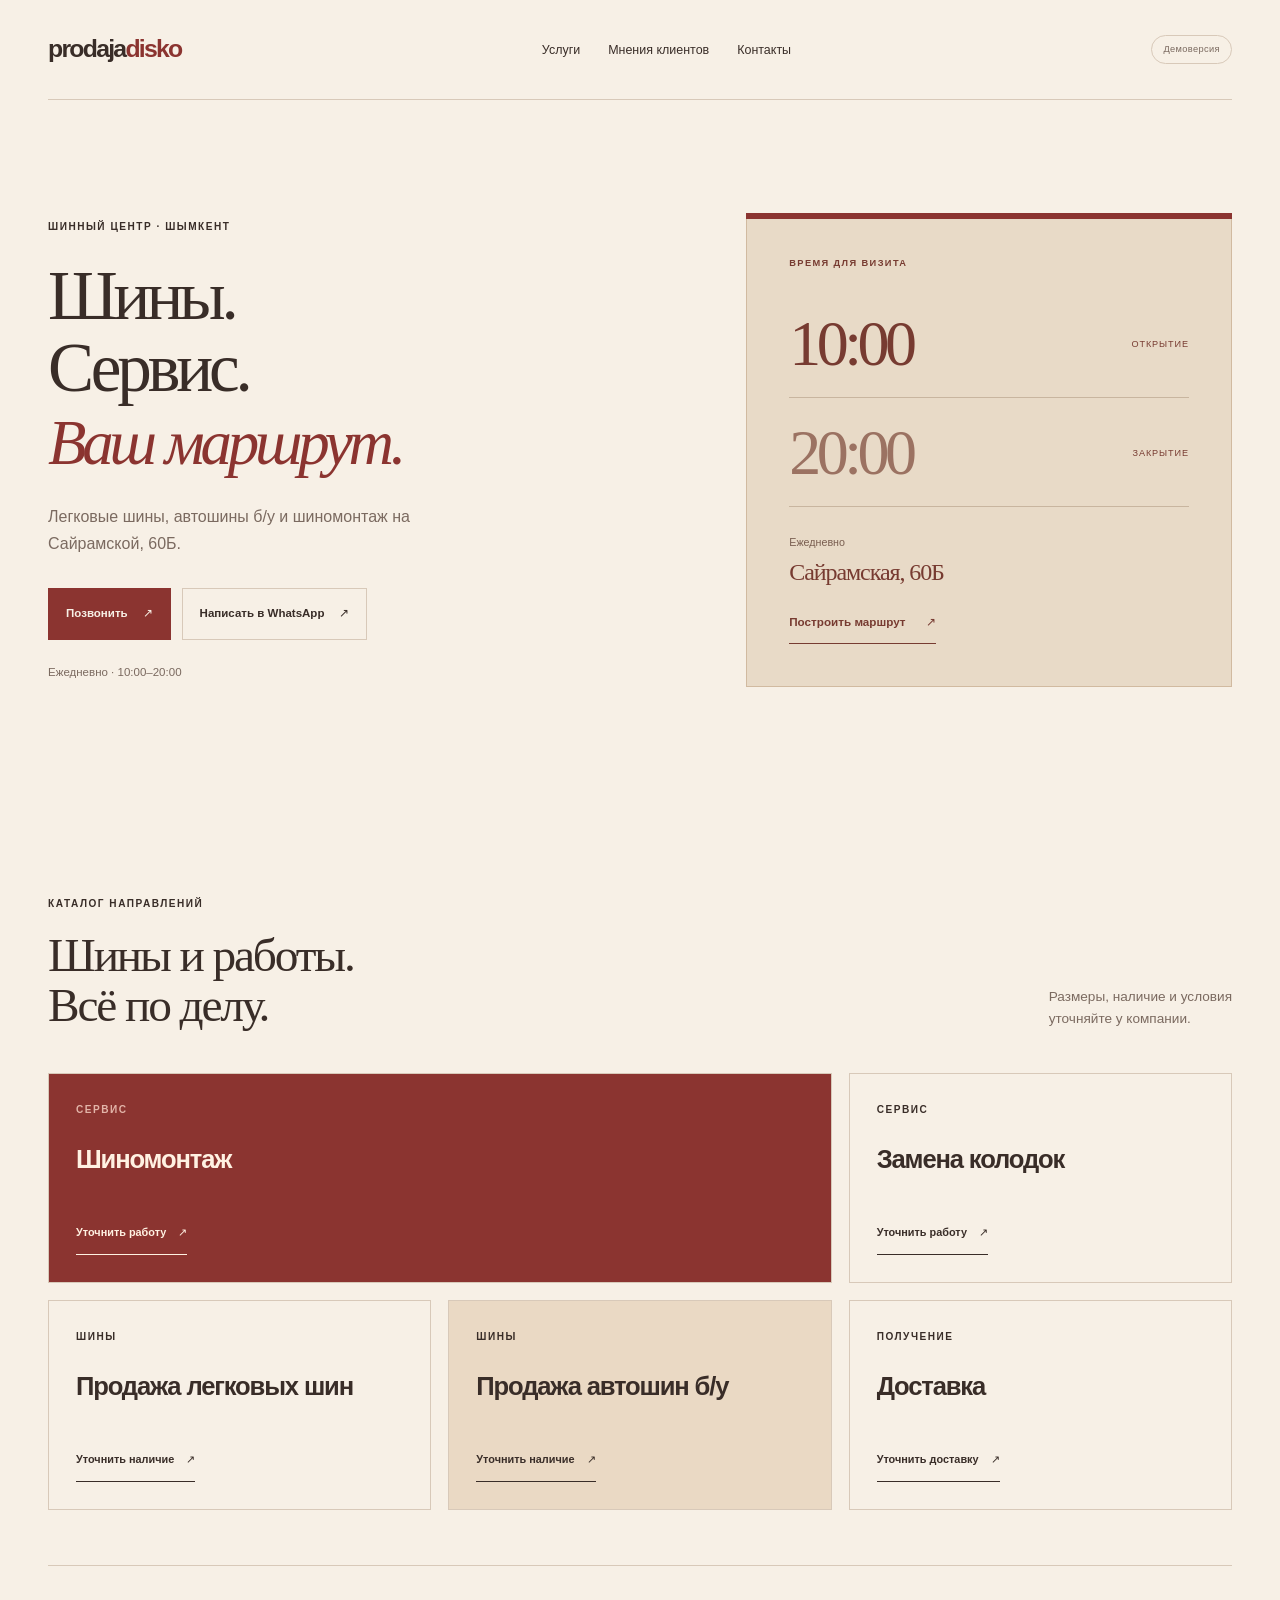
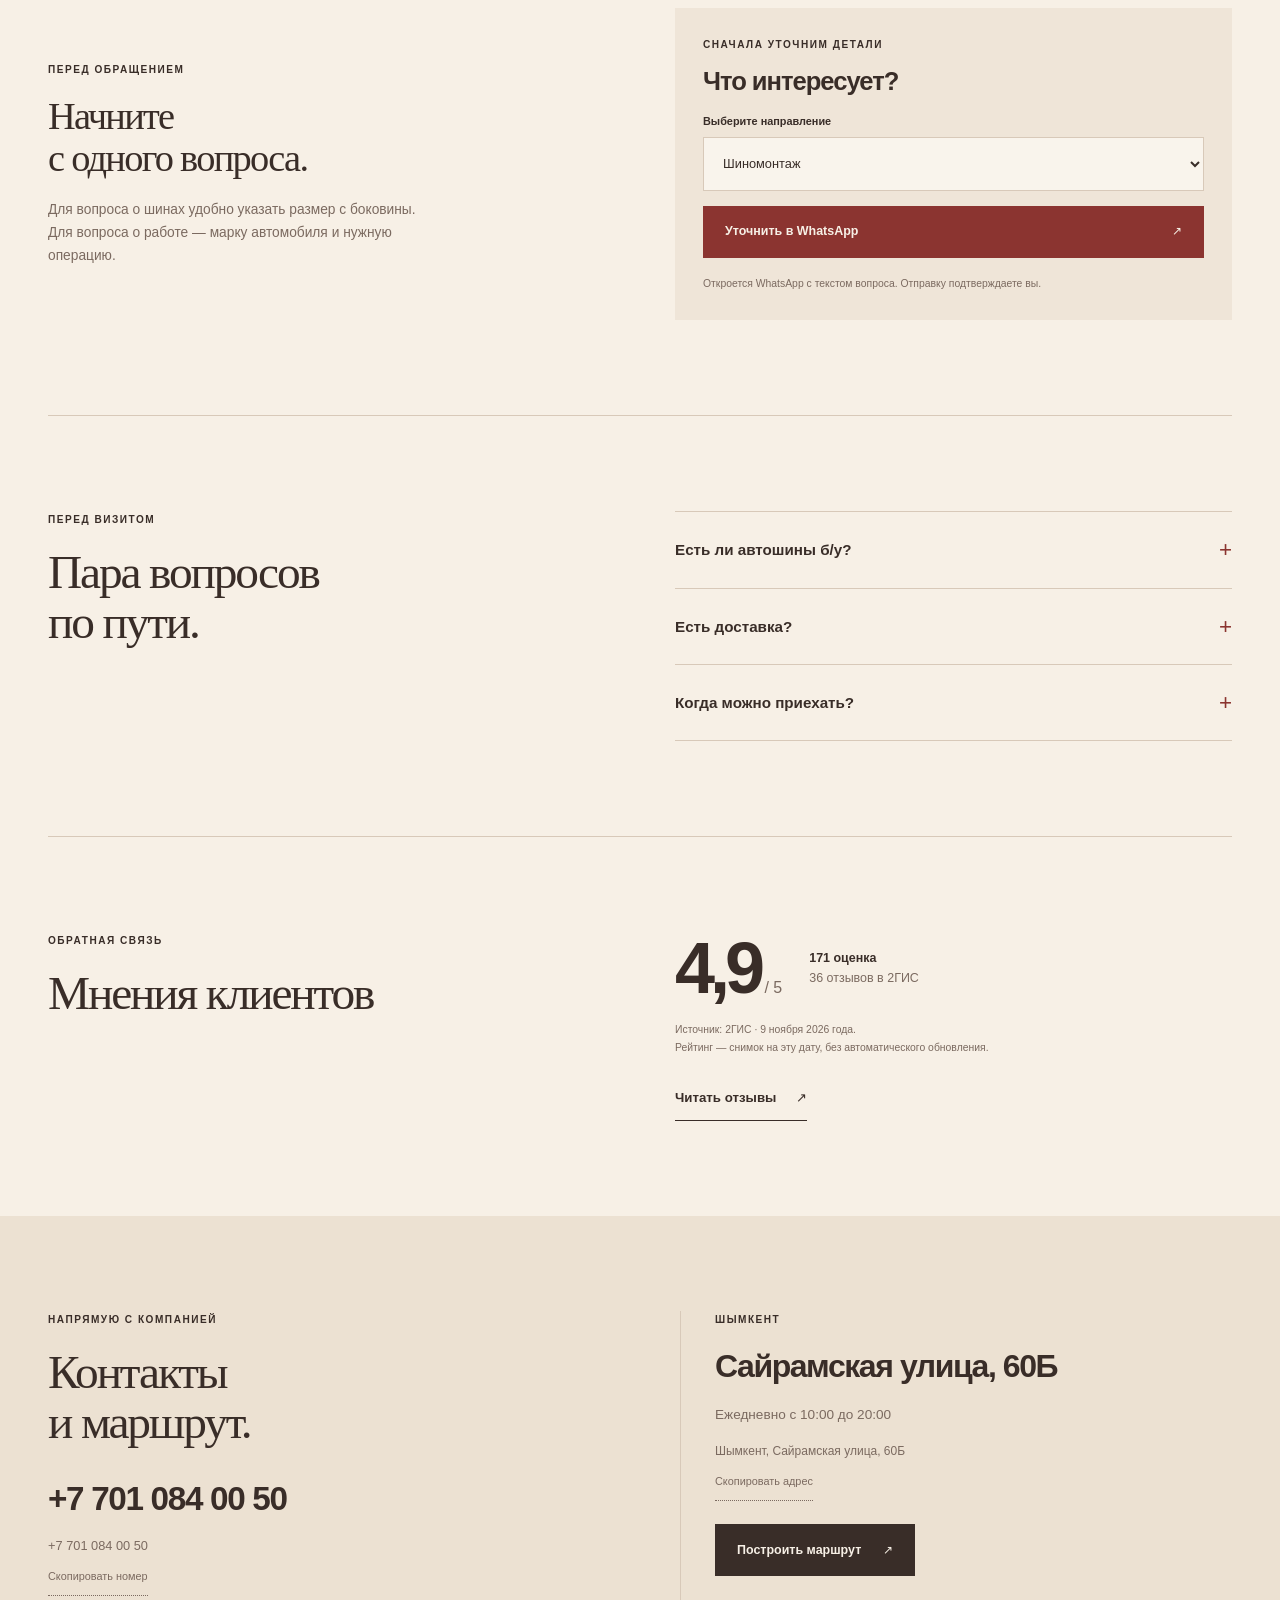
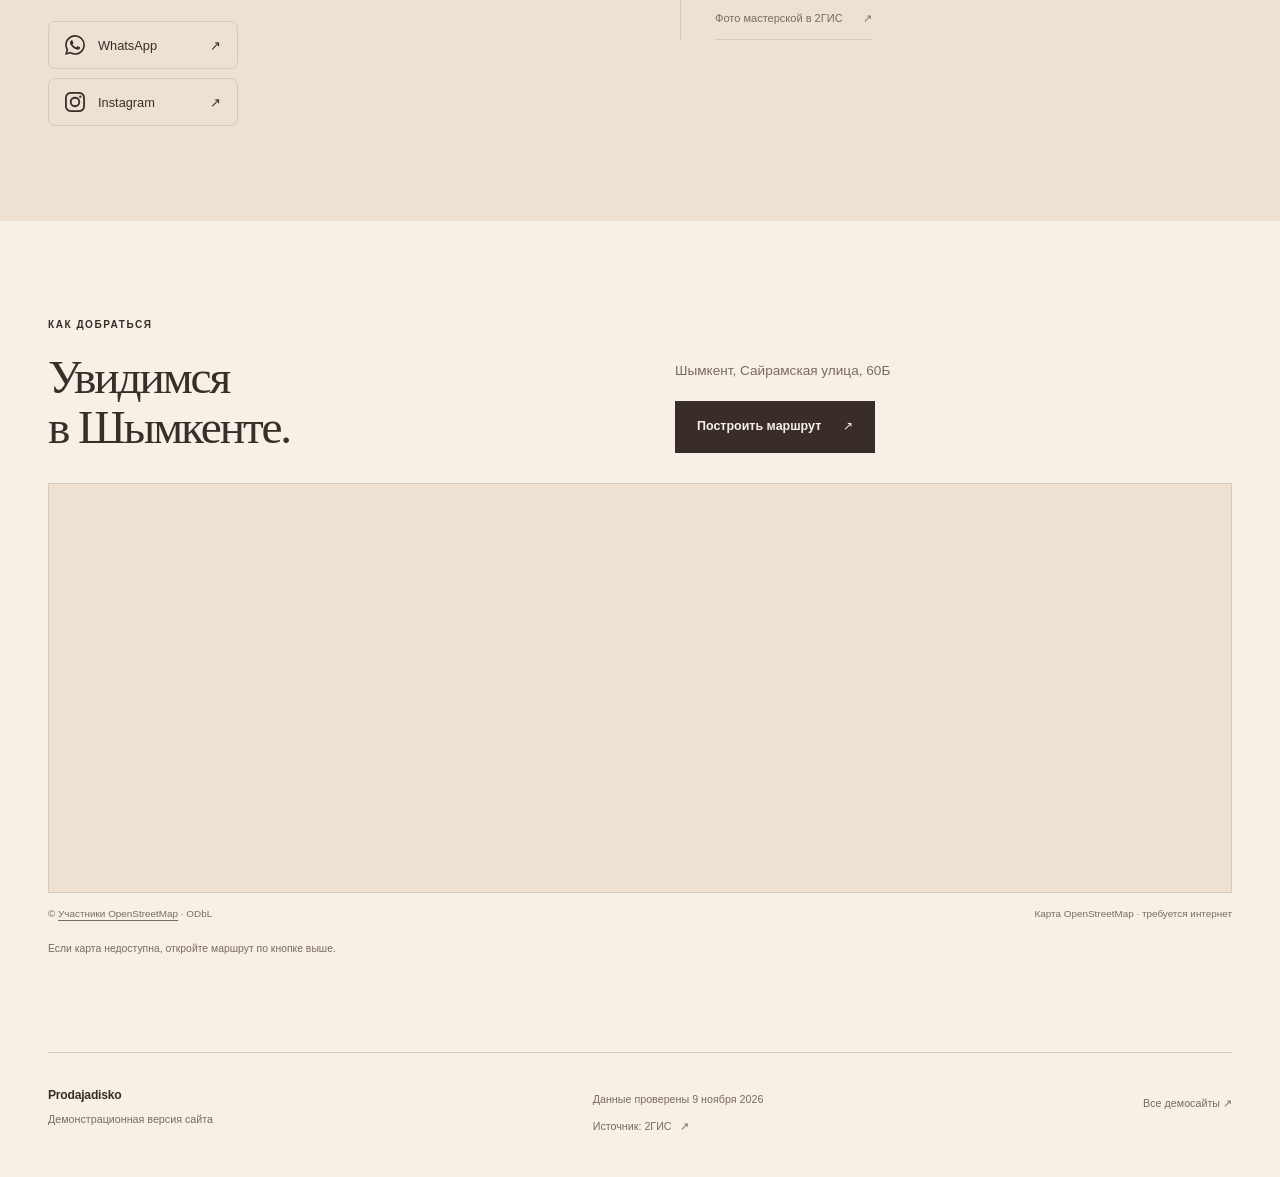
<file: prodajadisko/index.html>
<!doctype html><html lang="ru"><head><meta charset="utf-8"><meta name="viewport" content="width=device-width,initial-scale=1"><meta name="description" content="Prodajadisko — демонстрационная версия сайта. Услуги, контакты и мнения клиентов."><title>Prodajadisko · Демоверсия</title><link rel="icon" href="data:,"><link rel="stylesheet" href="../assets/style.css"><script src="../assets/interactions.js" defer></script></head><body class="prodajadisko has-dock"><a class="skip" href="#main">Перейти к содержимому</a><header class="site-header wrap"><a class="brand" href="../index.html" aria-label="Prodajadisko — все демосайты">prodaja<span class="logo-accent">disko</span></a><nav aria-label="Основная навигация"><a href="#services">Услуги</a><a href="#reviews">Мнения клиентов</a><a href="#contacts">Контакты</a></nav><span class="demo-badge">Демоверсия</span></header><main id="main"><section class="hero wrap"><div class="hero-copy"><p class="eyebrow">Шинный центр · Шымкент</p><h1>Шины.<br>Сервис.<br><em>Ваш маршрут.</em></h1><p class="lead">Легковые шины, автошины б/у и шиномонтаж на Сайрамской, 60Б.</p><div class="actions"><a class="button primary" href="tel:+77010840050">Позвонить<span aria-hidden="true">↗</span></a><a class="button secondary" href="https://wa.me/77010840050" target="_blank" rel="noopener noreferrer">Написать в WhatsApp<span aria-hidden="true">↗</span></a></div><p class="hero-hours">Ежедневно · 10:00–20:00</p></div><aside class="editorial-visit"><p class="eyebrow">Время для визита</p><div class="time-row"><strong>10:00</strong><span>Открытие</span></div><div class="time-row closing"><strong>20:00</strong><span>Закрытие</span></div><div class="visit-bottom"><p>Ежедневно</p><h2>Сайрамская, 60Б</h2><a class="text-link" href="https://2gis.kz/shymkent/directions/points/%7C69.642611%2C42.310638%3B70000001071170795" target="_blank" rel="noopener noreferrer">Построить маршрут<span aria-hidden="true">↗</span></a></div></aside></section><section id="services" class="section wrap"><div class="section-heading"><div><p class="eyebrow">Каталог направлений</p><h2>Шины и работы.<br>Всё по делу.</h2></div><p>Размеры, наличие и условия<br>уточняйте у компании.</p></div><div class="product-services"><article class="product-service service-0"><span class="eyebrow">Сервис</span><h3>Шиномонтаж</h3><a class="service-link" href="https://wa.me/77010840050?text=%D0%97%D0%B4%D1%80%D0%B0%D0%B2%D1%81%D1%82%D0%B2%D1%83%D0%B9%D1%82%D0%B5%21+%D0%9F%D0%BE%D0%B4%D1%81%D0%BA%D0%B0%D0%B6%D0%B8%D1%82%D0%B5%2C+%D0%BF%D0%BE%D0%B6%D0%B0%D0%BB%D1%83%D0%B9%D1%81%D1%82%D0%B0%2C+%D0%BF%D0%BE+%D1%83%D1%81%D0%BB%D1%83%D0%B3%D0%B5%3A+%D0%A8%D0%B8%D0%BD%D0%BE%D0%BC%D0%BE%D0%BD%D1%82%D0%B0%D0%B6." target="_blank" rel="noopener noreferrer">Уточнить работу<span aria-hidden="true">↗</span></a></article><article class="product-service service-1"><span class="eyebrow">Сервис</span><h3>Замена колодок</h3><a class="service-link" href="https://wa.me/77010840050?text=%D0%97%D0%B4%D1%80%D0%B0%D0%B2%D1%81%D1%82%D0%B2%D1%83%D0%B9%D1%82%D0%B5%21+%D0%9F%D0%BE%D0%B4%D1%81%D0%BA%D0%B0%D0%B6%D0%B8%D1%82%D0%B5%2C+%D0%BF%D0%BE%D0%B6%D0%B0%D0%BB%D1%83%D0%B9%D1%81%D1%82%D0%B0%2C+%D0%BF%D0%BE+%D1%83%D1%81%D0%BB%D1%83%D0%B3%D0%B5%3A+%D0%97%D0%B0%D0%BC%D0%B5%D0%BD%D0%B0+%D0%BA%D0%BE%D0%BB%D0%BE%D0%B4%D0%BE%D0%BA." target="_blank" rel="noopener noreferrer">Уточнить работу<span aria-hidden="true">↗</span></a></article><article class="product-service service-2"><span class="eyebrow">Шины</span><h3>Продажа легковых шин</h3><a class="service-link" href="https://wa.me/77010840050?text=%D0%97%D0%B4%D1%80%D0%B0%D0%B2%D1%81%D1%82%D0%B2%D1%83%D0%B9%D1%82%D0%B5%21+%D0%9F%D0%BE%D0%B4%D1%81%D0%BA%D0%B0%D0%B6%D0%B8%D1%82%D0%B5%2C+%D0%BF%D0%BE%D0%B6%D0%B0%D0%BB%D1%83%D0%B9%D1%81%D1%82%D0%B0%2C+%D0%BF%D0%BE+%D1%83%D1%81%D0%BB%D1%83%D0%B3%D0%B5%3A+%D0%9F%D1%80%D0%BE%D0%B4%D0%B0%D0%B6%D0%B0+%D0%BB%D0%B5%D0%B3%D0%BA%D0%BE%D0%B2%D1%8B%D1%85+%D1%88%D0%B8%D0%BD." target="_blank" rel="noopener noreferrer">Уточнить наличие<span aria-hidden="true">↗</span></a></article><article class="product-service service-3"><span class="eyebrow">Шины</span><h3>Продажа автошин б/у</h3><a class="service-link" href="https://wa.me/77010840050?text=%D0%97%D0%B4%D1%80%D0%B0%D0%B2%D1%81%D1%82%D0%B2%D1%83%D0%B9%D1%82%D0%B5%21+%D0%9F%D0%BE%D0%B4%D1%81%D0%BA%D0%B0%D0%B6%D0%B8%D1%82%D0%B5%2C+%D0%BF%D0%BE%D0%B6%D0%B0%D0%BB%D1%83%D0%B9%D1%81%D1%82%D0%B0%2C+%D0%BF%D0%BE+%D1%83%D1%81%D0%BB%D1%83%D0%B3%D0%B5%3A+%D0%9F%D1%80%D0%BE%D0%B4%D0%B0%D0%B6%D0%B0+%D0%B0%D0%B2%D1%82%D0%BE%D1%88%D0%B8%D0%BD+%D0%B1%2F%D1%83." target="_blank" rel="noopener noreferrer">Уточнить наличие<span aria-hidden="true">↗</span></a></article><article class="product-service service-4"><span class="eyebrow">Получение</span><h3>Доставка</h3><a class="service-link" href="https://wa.me/77010840050?text=%D0%97%D0%B4%D1%80%D0%B0%D0%B2%D1%81%D1%82%D0%B2%D1%83%D0%B9%D1%82%D0%B5%21+%D0%9F%D0%BE%D0%B4%D1%81%D0%BA%D0%B0%D0%B6%D0%B8%D1%82%D0%B5%2C+%D0%BF%D0%BE%D0%B6%D0%B0%D0%BB%D1%83%D0%B9%D1%81%D1%82%D0%B0%2C+%D0%BF%D0%BE+%D1%83%D1%81%D0%BB%D1%83%D0%B3%D0%B5%3A+%D0%94%D0%BE%D1%81%D1%82%D0%B0%D0%B2%D0%BA%D0%B0." target="_blank" rel="noopener noreferrer">Уточнить доставку<span aria-hidden="true">↗</span></a></article></div><div class="prod-question-row"><div><p class="eyebrow">Перед обращением</p><h3>Начните<br>с одного вопроса.</h3><p>Для вопроса о шинах удобно указать размер с боковины. Для вопроса о работе — марку автомобиля и нужную операцию.</p></div><aside class="question-panel" aria-labelledby="prod-question-title"><p class="eyebrow">Сначала уточним детали</p><h2 id="prod-question-title">Что интересует?</h2><label for="prod-question-select">Выберите направление</label><select disabled id="prod-question-select" data-service-select data-wa-base="https://wa.me/77010840050" data-question-link="prod-question-link"><option value="Шиномонтаж">Шиномонтаж</option><option value="Замена колодок">Замена колодок</option><option value="Продажа легковых шин">Продажа легковых шин</option><option value="Продажа автошин б/у">Продажа автошин б/у</option><option value="Доставка">Доставка</option></select><a class="button question-link" id="prod-question-link" href="https://wa.me/77010840050?text=%D0%97%D0%B4%D1%80%D0%B0%D0%B2%D1%81%D1%82%D0%B2%D1%83%D0%B9%D1%82%D0%B5%21+%D0%9F%D0%BE%D0%B4%D1%81%D0%BA%D0%B0%D0%B6%D0%B8%D1%82%D0%B5%2C+%D0%BF%D0%BE%D0%B6%D0%B0%D0%BB%D1%83%D0%B9%D1%81%D1%82%D0%B0%2C+%D0%BF%D0%BE+%D1%83%D1%81%D0%BB%D1%83%D0%B3%D0%B5%3A+%D0%A8%D0%B8%D0%BD%D0%BE%D0%BC%D0%BE%D0%BD%D1%82%D0%B0%D0%B6." target="_blank" rel="noopener noreferrer">Уточнить в WhatsApp<span aria-hidden="true">↗</span></a><p class="action-note">Откроется WhatsApp с текстом вопроса. Отправку подтверждаете вы.</p></aside></div></section><section class="faq section wrap"><div><p class="eyebrow">Перед визитом</p><h2>Пара вопросов<br>по пути.</h2></div><div class="faq-list"><details><summary>Есть ли автошины б/у?<span aria-hidden="true">+</span></summary><p>Продажа автошин б/у указана в карточке. Размеры и наличие уточните у компании.</p></details><details><summary>Есть доставка?<span aria-hidden="true">+</span></summary><p>Доставка указана в 2ГИС. Территорию, сроки и условия уточните перед заказом.</p></details><details><summary>Когда можно приехать?<span aria-hidden="true">+</span></summary><p>Ежедневно с 10:00 до 20:00, Шымкент, Сайрамская улица, 60Б.</p></details></div></section><section id="reviews" class="reviews section wrap"><div><p class="eyebrow">Обратная связь</p><h2>Мнения клиентов</h2></div><div class="reviews-body"><div class="rating-line"><strong>4,9<small> / 5</small></strong><div><p>171 оценка</p><p>36 отзывов в 2ГИС</p></div></div><p class="source-note">Источник: 2ГИС · 9 ноября 2026 года.<br>Рейтинг — снимок на эту дату, без автоматического обновления.</p><a class="text-link" href="https://2gis.kz/shymkent/firm/70000001071170795/tab/reviews" target="_blank" rel="noopener noreferrer">Читать отзывы<span aria-hidden="true">↗</span></a></div></section><section id="contacts" class="contacts section"><div class="wrap contact-grid"><div><p class="eyebrow">Напрямую с компанией</p><h2>Контакты<br>и маршрут.</h2><a class="contact-phone" href="tel:+77010840050">+7 701 084 00 50</a><div class="copy-block"><span id="prodajadisko-phone" class="copy-value">+7 701 084 00 50</span><button class="copy-button" type="button" hidden data-copy-target="prodajadisko-phone" data-copy-kind="номер">Скопировать номер</button><p class="copy-status" role="status" aria-live="polite"></p></div><div class="socials"><a class="social" href="https://wa.me/77010840050" target="_blank" rel="noopener noreferrer"><svg aria-hidden="true" focusable="false" class="social-icon" fill="currentColor" viewBox="0 0 24 24" xmlns="http://www.w3.org/2000/svg"><path d="M17.472 14.382c-.297-.149-1.758-.867-2.03-.967-.273-.099-.471-.148-.67.15-.197.297-.767.966-.94 1.164-.173.199-.347.223-.644.075-.297-.15-1.255-.463-2.39-1.475-.883-.788-1.48-1.761-1.653-2.059-.173-.297-.018-.458.13-.606.134-.133.298-.347.446-.52.149-.174.198-.298.298-.497.099-.198.05-.371-.025-.52-.075-.149-.669-1.612-.916-2.207-.242-.579-.487-.5-.669-.51-.173-.008-.371-.01-.57-.01-.198 0-.52.074-.792.372-.272.297-1.04 1.016-1.04 2.479 0 1.462 1.065 2.875 1.213 3.074.149.198 2.096 3.2 5.077 4.487.709.306 1.262.489 1.694.625.712.227 1.36.195 1.871.118.571-.085 1.758-.719 2.006-1.413.248-.694.248-1.289.173-1.413-.074-.124-.272-.198-.57-.347m-5.421 7.403h-.004a9.87 9.87 0 01-5.031-1.378l-.361-.214-3.741.982.998-3.648-.235-.374a9.86 9.86 0 01-1.51-5.26c.001-5.45 4.436-9.884 9.888-9.884 2.64 0 5.122 1.03 6.988 2.898a9.825 9.825 0 012.893 6.994c-.003 5.45-4.437 9.884-9.885 9.884m8.413-18.297A11.815 11.815 0 0012.05 0C5.495 0 .16 5.335.157 11.892c0 2.096.547 4.142 1.588 5.945L.057 24l6.305-1.654a11.882 11.882 0 005.683 1.448h.005c6.554 0 11.89-5.335 11.893-11.893a11.821 11.821 0 00-3.48-8.413Z"/></svg><span>WhatsApp</span><span aria-hidden="true">↗</span></a><a class="social" href="https://instagram.com/prodajadisko" target="_blank" rel="noopener noreferrer"><svg aria-hidden="true" focusable="false" class="social-icon" fill="currentColor" viewBox="0 0 24 24" xmlns="http://www.w3.org/2000/svg"><path d="M7.0301.084c-1.2768.0602-2.1487.264-2.911.5634-.7888.3075-1.4575.72-2.1228 1.3877-.6652.6677-1.075 1.3368-1.3802 2.127-.2954.7638-.4956 1.6365-.552 2.914-.0564 1.2775-.0689 1.6882-.0626 4.947.0062 3.2586.0206 3.6671.0825 4.9473.061 1.2765.264 2.1482.5635 2.9107.308.7889.72 1.4573 1.388 2.1228.6679.6655 1.3365 1.0743 2.1285 1.38.7632.295 1.6361.4961 2.9134.552 1.2773.056 1.6884.069 4.9462.0627 3.2578-.0062 3.668-.0207 4.9478-.0814 1.28-.0607 2.147-.2652 2.9098-.5633.7889-.3086 1.4578-.72 2.1228-1.3881.665-.6682 1.0745-1.3378 1.3795-2.1284.2957-.7632.4966-1.636.552-2.9124.056-1.2809.0692-1.6898.063-4.948-.0063-3.2583-.021-3.6668-.0817-4.9465-.0607-1.2797-.264-2.1487-.5633-2.9117-.3084-.7889-.72-1.4568-1.3876-2.1228C21.2982 1.33 20.628.9208 19.8378.6165 19.074.321 18.2017.1197 16.9244.0645 15.6471.0093 15.236-.005 11.977.0014 8.718.0076 8.31.0215 7.0301.0839m.1402 21.6932c-1.17-.0509-1.8053-.2453-2.2287-.408-.5606-.216-.96-.4771-1.3819-.895-.422-.4178-.6811-.8186-.9-1.378-.1644-.4234-.3624-1.058-.4171-2.228-.0595-1.2645-.072-1.6442-.079-4.848-.007-3.2037.0053-3.583.0607-4.848.05-1.169.2456-1.805.408-2.2282.216-.5613.4762-.96.895-1.3816.4188-.4217.8184-.6814 1.3783-.9003.423-.1651 1.0575-.3614 2.227-.4171 1.2655-.06 1.6447-.072 4.848-.079 3.2033-.007 3.5835.005 4.8495.0608 1.169.0508 1.8053.2445 2.228.408.5608.216.96.4754 1.3816.895.4217.4194.6816.8176.9005 1.3787.1653.4217.3617 1.056.4169 2.2263.0602 1.2655.0739 1.645.0796 4.848.0058 3.203-.0055 3.5834-.061 4.848-.051 1.17-.245 1.8055-.408 2.2294-.216.5604-.4763.96-.8954 1.3814-.419.4215-.8181.6811-1.3783.9-.4224.1649-1.0577.3617-2.2262.4174-1.2656.0595-1.6448.072-4.8493.079-3.2045.007-3.5825-.006-4.848-.0608M16.953 5.5864A1.44 1.44 0 1 0 18.39 4.144a1.44 1.44 0 0 0-1.437 1.4424M5.8385 12.012c.0067 3.4032 2.7706 6.1557 6.173 6.1493 3.4026-.0065 6.157-2.7701 6.1506-6.1733-.0065-3.4032-2.771-6.1565-6.174-6.1498-3.403.0067-6.156 2.771-6.1496 6.1738M8 12.0077a4 4 0 1 1 4.008 3.9921A3.9996 3.9996 0 0 1 8 12.0077"/></svg><span>Instagram</span><span aria-hidden="true">↗</span></a></div></div><div class="visit-card"><p class="eyebrow">Шымкент</p><h3>Сайрамская улица, 60Б</h3><p class="hours">Ежедневно с 10:00 до 20:00</p><div class="copy-block"><span id="prodajadisko-address" class="copy-value">Шымкент, Сайрамская улица, 60Б</span><button class="copy-button" type="button" hidden data-copy-target="prodajadisko-address" data-copy-kind="адрес">Скопировать адрес</button><p class="copy-status" role="status" aria-live="polite"></p></div><a class="button route-button" href="https://2gis.kz/shymkent/directions/points/%7C69.642611%2C42.310638%3B70000001071170795" target="_blank" rel="noopener noreferrer">Построить маршрут<span aria-hidden="true">↗</span></a><div class="gallery-link"><a class="text-link" href="https://2gis.kz/shymkent/gallery/firm/70000001071170795" target="_blank" rel="noopener noreferrer">Фото мастерской в 2ГИС<span aria-hidden="true">↗</span></a></div></div></div></section><section class="map-section section wrap" aria-labelledby="map-heading"><div class="map-heading"><div><p class="eyebrow">Как добраться</p><h2 id="map-heading">Увидимся<br>в Шымкенте.</h2></div><div><p>Шымкент, Сайрамская улица, 60Б</p><a class="button route-button" href="https://2gis.kz/shymkent/directions/points/%7C69.642611%2C42.310638%3B70000001071170795" target="_blank" rel="noopener noreferrer">Построить маршрут<span aria-hidden="true">↗</span></a></div></div><iframe class="interactive-map" src="https://www.openstreetmap.org/export/embed.html?bbox=69.633611%2C42.305638%2C69.651611%2C42.315638&amp;layer=mapnik&amp;marker=42.310638%2C69.642611" title="Карта: Prodajadisko, Шымкент, Сайрамская улица, 60Б" loading="lazy" referrerpolicy="strict-origin-when-cross-origin"></iframe><div class="map-attribution"><span>© <a class="" href="https://www.openstreetmap.org/copyright" target="_blank" rel="noopener noreferrer">Участники OpenStreetMap<span aria-hidden="true">↗</span></a> · ODbL</span><span>Карта OpenStreetMap · требуется интернет</span></div><p class="source-note">Если карта недоступна, откройте маршрут по кнопке выше.</p></section></main><footer class="footer wrap"><div><strong>Prodajadisko</strong><p>Демонстрационная версия сайта</p></div><div><p>Данные проверены 9 ноября 2026</p><a class="" href="https://2gis.kz/shymkent/firm/70000001071170795" target="_blank" rel="noopener noreferrer">Источник: 2ГИС<span aria-hidden="true">↗</span></a></div><a href="../index.html">Все демосайты ↗</a></footer><nav class="mobile-dock" aria-label="Быстрая связь"><a href="tel:+77010840050">Позвонить<span aria-hidden="true">↗</span></a><a class="" href="https://wa.me/77010840050" target="_blank" rel="noopener noreferrer">WhatsApp<span aria-hidden="true">↗</span></a></nav></body></html>
</file>
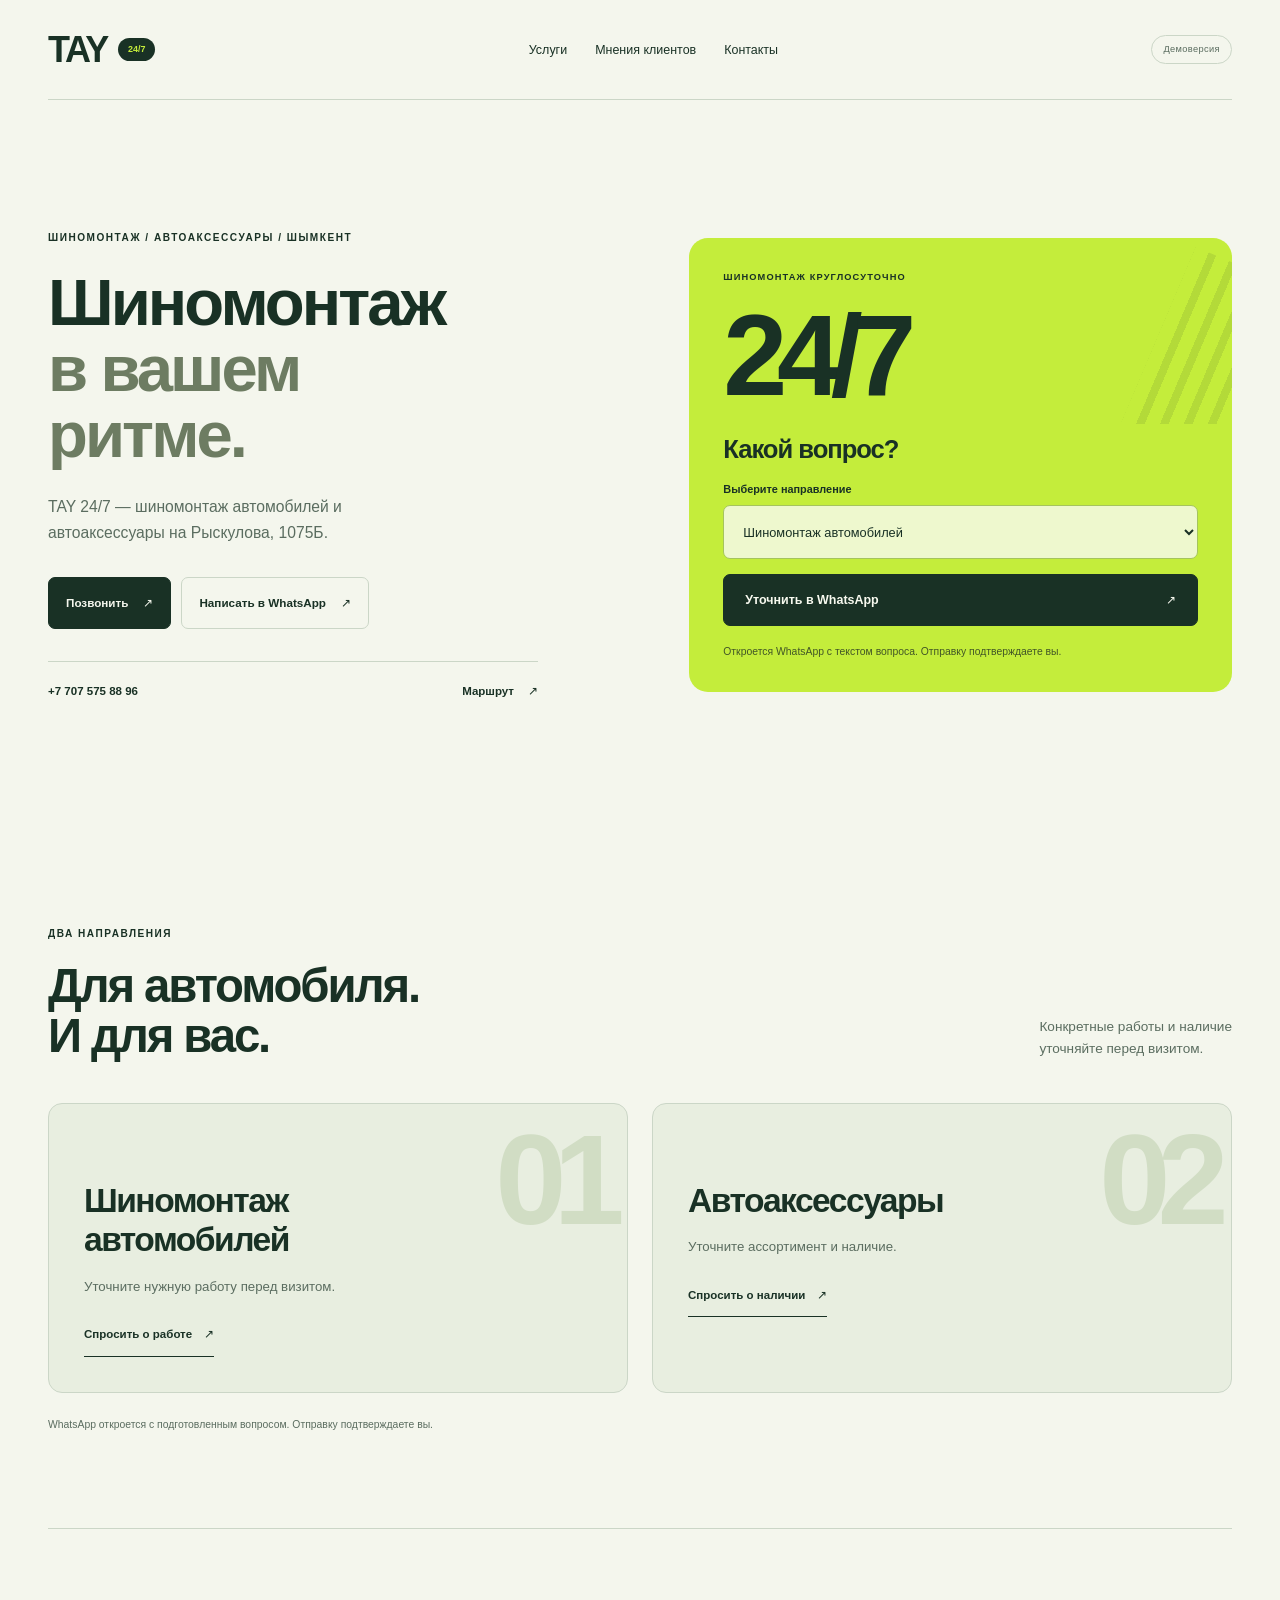
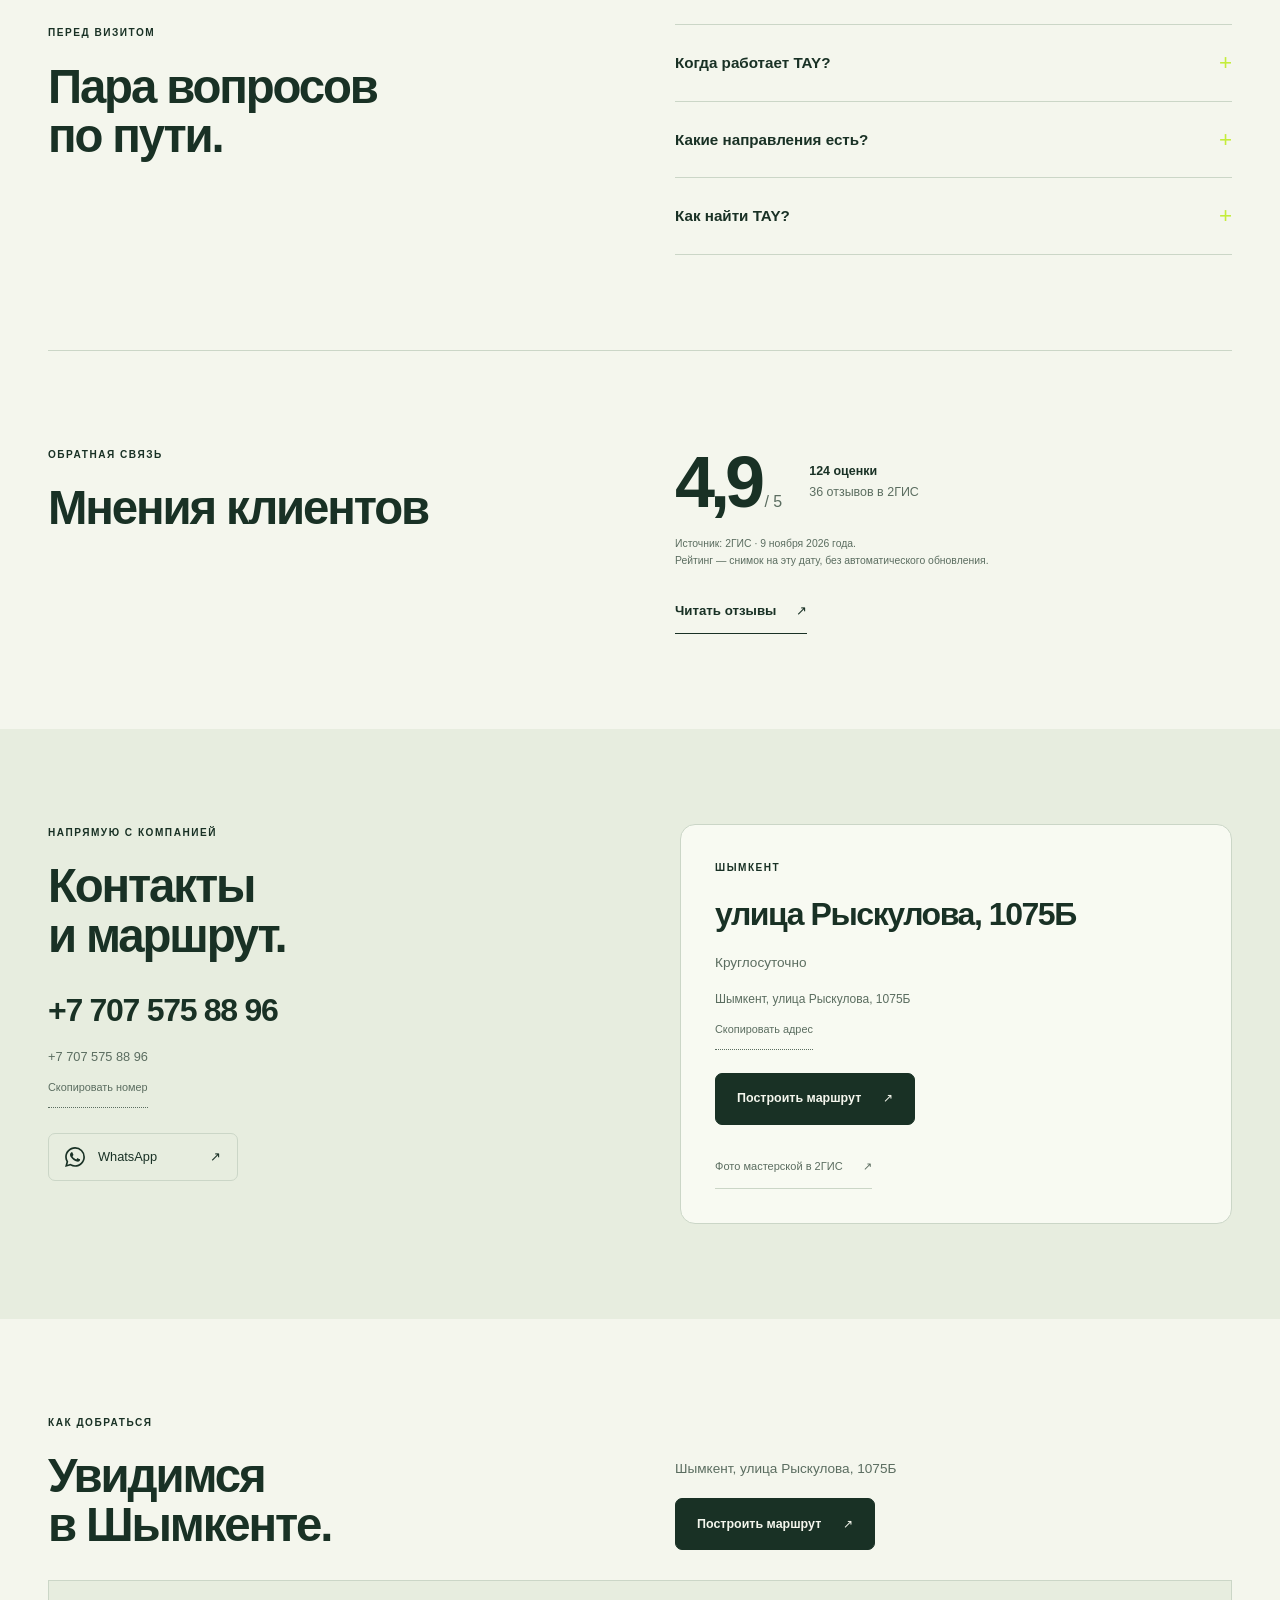
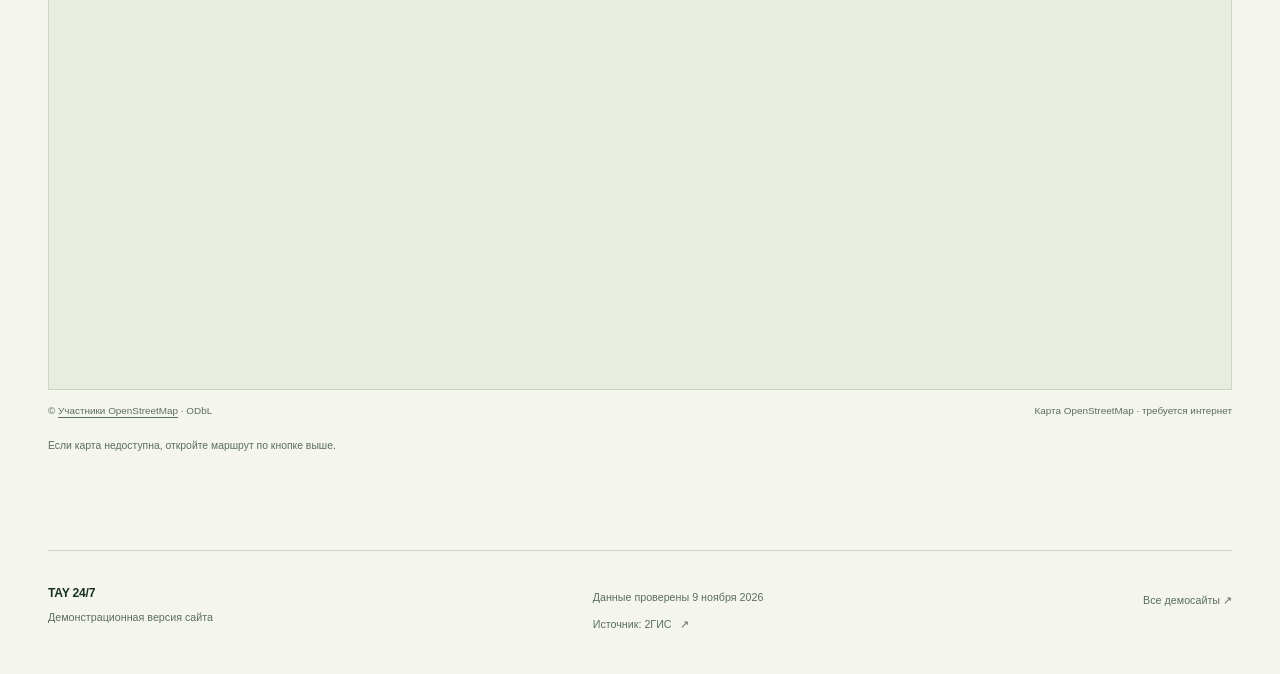
<file: tay/index.html>
<!doctype html><html lang="ru"><head><meta charset="utf-8"><meta name="viewport" content="width=device-width,initial-scale=1"><meta name="description" content="TAY 24/7 — демонстрационная версия сайта. Услуги, контакты и мнения клиентов."><title>TAY 24/7 · Демоверсия</title><link rel="icon" href="data:,"><link rel="stylesheet" href="../assets/style.css"><script src="../assets/interactions.js" defer></script></head><body class="tay has-dock"><a class="skip" href="#main">Перейти к содержимому</a><header class="site-header wrap"><a class="brand" href="../index.html" aria-label="TAY 24/7 — все демосайты">TAY<span class="logo-pill">24/7</span></a><nav aria-label="Основная навигация"><a href="#services">Услуги</a><a href="#reviews">Мнения клиентов</a><a href="#contacts">Контакты</a></nav><span class="demo-badge">Демоверсия</span></header><main id="main"><section class="hero wrap"><div class="hero-copy"><p class="eyebrow">Шиномонтаж / Автоаксессуары / Шымкент</p><h1>Шиномонтаж<br><span>в вашем<br>ритме.</span></h1><p class="lead">TAY 24/7 — шиномонтаж автомобилей и автоаксессуары на Рыскулова, 1075Б.</p><div class="actions"><a class="button primary" href="tel:+77075758896">Позвонить<span aria-hidden="true">↗</span></a><a class="button secondary" href="https://wa.me/77075758896" target="_blank" rel="noopener noreferrer">Написать в WhatsApp<span aria-hidden="true">↗</span></a></div><div class="hero-address"><a href="tel:+77075758896">+7 707 575 88 96</a><a class="" href="https://2gis.kz/shymkent/directions/points/%7C69.594809%2C42.348635%3B70000001104654911" target="_blank" rel="noopener noreferrer">Маршрут<span aria-hidden="true">↗</span></a></div></div><div class="tay-side"><div class="tay-hours"><span>ШИНОМОНТАЖ КРУГЛОСУТОЧНО</span><strong aria-label="24 часа, 7 дней в неделю">24/7</strong><span class="tay-lines" aria-hidden="true"></span></div><aside class="question-panel" aria-labelledby="tay-question-title"><p class="eyebrow">Сначала уточним детали</p><h2 id="tay-question-title">Какой вопрос?</h2><label for="tay-question-select">Выберите направление</label><select disabled id="tay-question-select" data-service-select data-wa-base="https://wa.me/77075758896" data-question-link="tay-question-link"><option value="Шиномонтаж автомобилей">Шиномонтаж автомобилей</option><option value="Продажа автоаксессуаров">Продажа автоаксессуаров</option></select><a class="button question-link" id="tay-question-link" href="https://wa.me/77075758896?text=%D0%97%D0%B4%D1%80%D0%B0%D0%B2%D1%81%D1%82%D0%B2%D1%83%D0%B9%D1%82%D0%B5%21+%D0%9F%D0%BE%D0%B4%D1%81%D0%BA%D0%B0%D0%B6%D0%B8%D1%82%D0%B5%2C+%D0%BF%D0%BE%D0%B6%D0%B0%D0%BB%D1%83%D0%B9%D1%81%D1%82%D0%B0%2C+%D0%BF%D0%BE+%D1%83%D1%81%D0%BB%D1%83%D0%B3%D0%B5%3A+%D0%A8%D0%B8%D0%BD%D0%BE%D0%BC%D0%BE%D0%BD%D1%82%D0%B0%D0%B6+%D0%B0%D0%B2%D1%82%D0%BE%D0%BC%D0%BE%D0%B1%D0%B8%D0%BB%D0%B5%D0%B9." target="_blank" rel="noopener noreferrer">Уточнить в WhatsApp<span aria-hidden="true">↗</span></a><p class="action-note">Откроется WhatsApp с текстом вопроса. Отправку подтверждаете вы.</p></aside></div></section><section id="services" class="section wrap"><div class="section-heading"><div><p class="eyebrow">Два направления</p><h2>Для автомобиля.<br>И для вас.</h2></div><p>Конкретные работы и наличие<br>уточняйте перед визитом.</p></div><div class="tay-service-grid"><article><span class="large-num" aria-hidden="true">01</span><h3>Шиномонтаж<br>автомобилей</h3><p>Уточните нужную работу перед визитом.</p><a class="service-link" href="https://wa.me/77075758896?text=%D0%97%D0%B4%D1%80%D0%B0%D0%B2%D1%81%D1%82%D0%B2%D1%83%D0%B9%D1%82%D0%B5%21+%D0%9F%D0%BE%D0%B4%D1%81%D0%BA%D0%B0%D0%B6%D0%B8%D1%82%D0%B5%2C+%D0%BF%D0%BE%D0%B6%D0%B0%D0%BB%D1%83%D0%B9%D1%81%D1%82%D0%B0%2C+%D0%BF%D0%BE+%D1%83%D1%81%D0%BB%D1%83%D0%B3%D0%B5%3A+%D0%A8%D0%B8%D0%BD%D0%BE%D0%BC%D0%BE%D0%BD%D1%82%D0%B0%D0%B6+%D0%B0%D0%B2%D1%82%D0%BE%D0%BC%D0%BE%D0%B1%D0%B8%D0%BB%D0%B5%D0%B9." target="_blank" rel="noopener noreferrer">Спросить о работе<span aria-hidden="true">↗</span></a></article><article><span class="large-num" aria-hidden="true">02</span><h3>Автоаксессуары</h3><p>Уточните ассортимент и наличие.</p><a class="service-link" href="https://wa.me/77075758896?text=%D0%97%D0%B4%D1%80%D0%B0%D0%B2%D1%81%D1%82%D0%B2%D1%83%D0%B9%D1%82%D0%B5%21+%D0%9F%D0%BE%D0%B4%D1%81%D0%BA%D0%B0%D0%B6%D0%B8%D1%82%D0%B5%2C+%D0%BF%D0%BE%D0%B6%D0%B0%D0%BB%D1%83%D0%B9%D1%81%D1%82%D0%B0%2C+%D0%BF%D0%BE+%D1%83%D1%81%D0%BB%D1%83%D0%B3%D0%B5%3A+%D0%9F%D1%80%D0%BE%D0%B4%D0%B0%D0%B6%D0%B0+%D0%B0%D0%B2%D1%82%D0%BE%D0%B0%D0%BA%D1%81%D0%B5%D1%81%D1%81%D1%83%D0%B0%D1%80%D0%BE%D0%B2." target="_blank" rel="noopener noreferrer">Спросить о наличии<span aria-hidden="true">↗</span></a></article></div><p class="action-note service-note">WhatsApp откроется с подготовленным вопросом. Отправку подтверждаете вы.</p></section><section class="faq section wrap"><div><p class="eyebrow">Перед визитом</p><h2>Пара вопросов<br>по пути.</h2></div><div class="faq-list"><details><summary>Когда работает TAY?<span aria-hidden="true">+</span></summary><p>В 2ГИС указан круглосуточный график. Перед поездкой уточните нужную услугу по телефону или в WhatsApp.</p></details><details><summary>Какие направления есть?<span aria-hidden="true">+</span></summary><p>Шиномонтаж автомобилей и продажа автоаксессуаров. Конкретные работы и ассортимент уточните в WhatsApp.</p></details><details><summary>Как найти TAY?<span aria-hidden="true">+</span></summary><p>Шымкент, улица Рыскулова, 1075Б. Маршрут в 2ГИС доступен внизу страницы.</p></details></div></section><section id="reviews" class="reviews section wrap"><div><p class="eyebrow">Обратная связь</p><h2>Мнения клиентов</h2></div><div class="reviews-body"><div class="rating-line"><strong>4,9<small> / 5</small></strong><div><p>124 оценки</p><p>36 отзывов в 2ГИС</p></div></div><p class="source-note">Источник: 2ГИС · 9 ноября 2026 года.<br>Рейтинг — снимок на эту дату, без автоматического обновления.</p><a class="text-link" href="https://2gis.kz/shymkent/firm/70000001104654911/tab/reviews" target="_blank" rel="noopener noreferrer">Читать отзывы<span aria-hidden="true">↗</span></a></div></section><section id="contacts" class="contacts section"><div class="wrap contact-grid"><div><p class="eyebrow">Напрямую с компанией</p><h2>Контакты<br>и маршрут.</h2><a class="contact-phone" href="tel:+77075758896">+7 707 575 88 96</a><div class="copy-block"><span id="tay-phone" class="copy-value">+7 707 575 88 96</span><button class="copy-button" type="button" hidden data-copy-target="tay-phone" data-copy-kind="номер">Скопировать номер</button><p class="copy-status" role="status" aria-live="polite"></p></div><div class="socials"><a class="social" href="https://wa.me/77075758896" target="_blank" rel="noopener noreferrer"><svg aria-hidden="true" focusable="false" class="social-icon" fill="currentColor" viewBox="0 0 24 24" xmlns="http://www.w3.org/2000/svg"><path d="M17.472 14.382c-.297-.149-1.758-.867-2.03-.967-.273-.099-.471-.148-.67.15-.197.297-.767.966-.94 1.164-.173.199-.347.223-.644.075-.297-.15-1.255-.463-2.39-1.475-.883-.788-1.48-1.761-1.653-2.059-.173-.297-.018-.458.13-.606.134-.133.298-.347.446-.52.149-.174.198-.298.298-.497.099-.198.05-.371-.025-.52-.075-.149-.669-1.612-.916-2.207-.242-.579-.487-.5-.669-.51-.173-.008-.371-.01-.57-.01-.198 0-.52.074-.792.372-.272.297-1.04 1.016-1.04 2.479 0 1.462 1.065 2.875 1.213 3.074.149.198 2.096 3.2 5.077 4.487.709.306 1.262.489 1.694.625.712.227 1.36.195 1.871.118.571-.085 1.758-.719 2.006-1.413.248-.694.248-1.289.173-1.413-.074-.124-.272-.198-.57-.347m-5.421 7.403h-.004a9.87 9.87 0 01-5.031-1.378l-.361-.214-3.741.982.998-3.648-.235-.374a9.86 9.86 0 01-1.51-5.26c.001-5.45 4.436-9.884 9.888-9.884 2.64 0 5.122 1.03 6.988 2.898a9.825 9.825 0 012.893 6.994c-.003 5.45-4.437 9.884-9.885 9.884m8.413-18.297A11.815 11.815 0 0012.05 0C5.495 0 .16 5.335.157 11.892c0 2.096.547 4.142 1.588 5.945L.057 24l6.305-1.654a11.882 11.882 0 005.683 1.448h.005c6.554 0 11.89-5.335 11.893-11.893a11.821 11.821 0 00-3.48-8.413Z"/></svg><span>WhatsApp</span><span aria-hidden="true">↗</span></a></div></div><div class="visit-card"><p class="eyebrow">Шымкент</p><h3>улица Рыскулова, 1075Б</h3><p class="hours">Круглосуточно</p><div class="copy-block"><span id="tay-address" class="copy-value">Шымкент, улица Рыскулова, 1075Б</span><button class="copy-button" type="button" hidden data-copy-target="tay-address" data-copy-kind="адрес">Скопировать адрес</button><p class="copy-status" role="status" aria-live="polite"></p></div><a class="button route-button" href="https://2gis.kz/shymkent/directions/points/%7C69.594809%2C42.348635%3B70000001104654911" target="_blank" rel="noopener noreferrer">Построить маршрут<span aria-hidden="true">↗</span></a><div class="gallery-link"><a class="text-link" href="https://2gis.kz/shymkent/gallery/firm/70000001104654911" target="_blank" rel="noopener noreferrer">Фото мастерской в 2ГИС<span aria-hidden="true">↗</span></a></div></div></div></section><section class="map-section section wrap" aria-labelledby="map-heading"><div class="map-heading"><div><p class="eyebrow">Как добраться</p><h2 id="map-heading">Увидимся<br>в Шымкенте.</h2></div><div><p>Шымкент, улица Рыскулова, 1075Б</p><a class="button route-button" href="https://2gis.kz/shymkent/directions/points/%7C69.594809%2C42.348635%3B70000001104654911" target="_blank" rel="noopener noreferrer">Построить маршрут<span aria-hidden="true">↗</span></a></div></div><iframe class="interactive-map" src="https://www.openstreetmap.org/export/embed.html?bbox=69.585809%2C42.343635%2C69.603809%2C42.353635&amp;layer=mapnik&amp;marker=42.348635%2C69.594809" title="Карта: TAY 24/7, Шымкент, улица Рыскулова, 1075Б" loading="lazy" referrerpolicy="strict-origin-when-cross-origin"></iframe><div class="map-attribution"><span>© <a class="" href="https://www.openstreetmap.org/copyright" target="_blank" rel="noopener noreferrer">Участники OpenStreetMap<span aria-hidden="true">↗</span></a> · ODbL</span><span>Карта OpenStreetMap · требуется интернет</span></div><p class="source-note">Если карта недоступна, откройте маршрут по кнопке выше.</p></section></main><footer class="footer wrap"><div><strong>TAY 24/7</strong><p>Демонстрационная версия сайта</p></div><div><p>Данные проверены 9 ноября 2026</p><a class="" href="https://2gis.kz/shymkent/firm/70000001104654911" target="_blank" rel="noopener noreferrer">Источник: 2ГИС<span aria-hidden="true">↗</span></a></div><a href="../index.html">Все демосайты ↗</a></footer><nav class="mobile-dock" aria-label="Быстрая связь"><a href="tel:+77075758896">Позвонить<span aria-hidden="true">↗</span></a><a class="" href="https://wa.me/77075758896" target="_blank" rel="noopener noreferrer">WhatsApp<span aria-hidden="true">↗</span></a></nav></body></html>
</file>
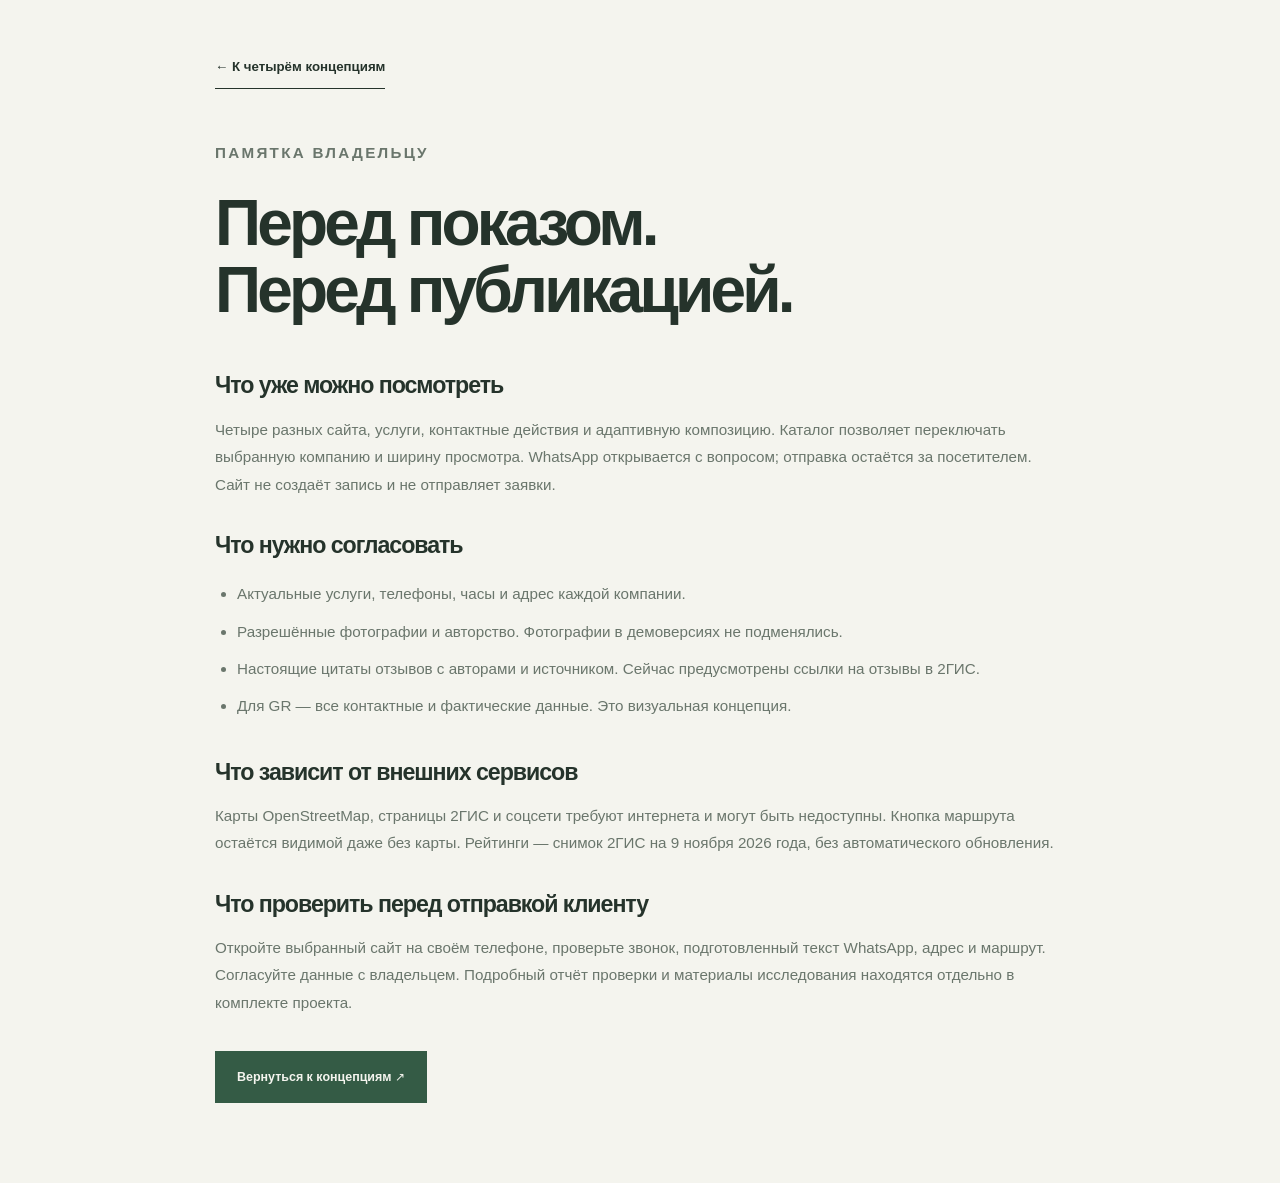
<file: CLIENT-PREVIEW.html>
<!doctype html><html lang="ru"><head><meta charset="utf-8"><meta name="viewport" content="width=device-width,initial-scale=1"><title>О демоверсиях — перед показом</title><link rel="stylesheet" href="./assets/style.css"></head><body class="catalog"><main class="owner-note wrap"><a class="text-link" href="./index.html">← К четырём концепциям</a><p class="eyebrow">Памятка владельцу</p><h1>Перед показом.<br>Перед публикацией.</h1><h2>Что уже можно посмотреть</h2><p>Четыре разных сайта, услуги, контактные действия и адаптивную композицию. Каталог позволяет переключать выбранную компанию и ширину просмотра. WhatsApp открывается с вопросом; отправка остаётся за посетителем. Сайт не создаёт запись и не отправляет заявки.</p><h2>Что нужно согласовать</h2><ul><li>Актуальные услуги, телефоны, часы и адрес каждой компании.</li><li>Разрешённые фотографии и авторство. Фотографии в демоверсиях не подменялись.</li><li>Настоящие цитаты отзывов с авторами и источником. Сейчас предусмотрены ссылки на отзывы в 2ГИС.</li><li>Для GR — все контактные и фактические данные. Это визуальная концепция.</li></ul><h2>Что зависит от внешних сервисов</h2><p>Карты OpenStreetMap, страницы 2ГИС и соцсети требуют интернета и могут быть недоступны. Кнопка маршрута остаётся видимой даже без карты. Рейтинги — снимок 2ГИС на 9 ноября 2026 года, без автоматического обновления.</p><h2>Что проверить перед отправкой клиенту</h2><p>Откройте выбранный сайт на своём телефоне, проверьте звонок, подготовленный текст WhatsApp, адрес и маршрут. Согласуйте данные с владельцем. Подробный отчёт проверки и материалы исследования находятся отдельно в комплекте проекта.</p><a class="button primary" href="./index.html">Вернуться к концепциям ↗</a></main></body></html>
</file>
<file: assets/style.css>
:root{font-family:Arial,Helvetica,sans-serif;font-synthesis:none;background:#f4f4ee;color:#202b25;--bg:#f4f4ee;--ink:#202b25;--muted:#647067;--line:#d3dbd0;--accent:#345d48;--panel:#e7ece2;--paper:#fafaf4;scroll-behavior:smooth;color-scheme:light;font-size:16px}*{box-sizing:border-box}body{margin:0;overflow-wrap:break-word}a{color:inherit;text-decoration:none}button,input,select{font:inherit}button,a,select{-webkit-tap-highlight-color:transparent}button{cursor:pointer}a:focus-visible,button:focus-visible,select:focus-visible,summary:focus-visible,iframe:focus-visible{outline:3px solid var(--accent);outline-offset:5px}a,button{touch-action:manipulation}h1,h2,h3,p{margin:0}h1,h2,h3{line-height:1.05;letter-spacing:-.045em}h1{font-weight:750}h2{font-size:clamp(2rem,3.7vw,3.6rem);font-weight:650}h3{font-size:1.55rem;line-height:1.18;font-weight:650}p{line-height:1.65}ul,ol{list-style:none;padding:0;margin:0}.wrap{width:min(1280px,calc(100% - 96px));margin-inline:auto}.skip{position:fixed;top:12px;left:12px;padding:14px 20px;background:var(--ink);color:var(--bg);z-index:50;transform:translateY(-200%)}.skip:focus{transform:none}.site-header{display:flex;align-items:center;justify-content:space-between;gap:28px;min-height:100px;border-bottom:1px solid var(--line)}.brand{display:flex;align-items:center;font-weight:900;font-size:2.25rem;letter-spacing:-.065em;line-height:1;white-space:nowrap;gap:11px}.brand-sub{font-size:.5rem;letter-spacing:.11em;line-height:1.6;max-width:80px;white-space:normal}.site-header nav{display:flex;gap:28px;font-size:.78rem}.site-header nav>a{padding:14px 0}.demo-badge{border:1px solid var(--line);border-radius:30px;padding:7px 11px;font-size:.58rem;line-height:1.4;white-space:nowrap;color:var(--muted);letter-spacing:.04em}.eyebrow{font-size:.63rem;text-transform:uppercase;letter-spacing:.15em;font-weight:700;line-height:1.7}.lead{font-size:1.08rem;color:var(--muted);line-height:1.7;max-width:480px}.hero{display:grid;grid-template-columns:minmax(0,1.16fr) minmax(0,.84fr);gap:70px;align-items:center;min-height:680px;padding-block:60px}.hero>*{min-width:0}.hero h1{margin:24px 0 26px}.actions{display:flex;flex-wrap:wrap;gap:11px;margin-top:30px}.button{min-height:52px;padding:15px 21px;display:inline-flex;align-items:center;justify-content:space-between;gap:22px;line-height:1.35;font-size:.78rem;font-weight:700;border:1px solid currentColor;max-width:100%;text-align:left}.button>span:last-child{flex-shrink:0}.primary{background:var(--accent);color:var(--bg);border-color:var(--accent)}.secondary{background:transparent;color:var(--ink);border-color:var(--line)}.button:hover{filter:brightness(.95)}.text-link{display:inline-flex;align-items:center;gap:20px;font-weight:700;font-size:.83rem;line-height:1.5;min-height:44px;border-bottom:1px solid currentColor;padding:7px 0}.section{padding-block:95px;scroll-margin-top:24px}.section-heading{display:flex;align-items:flex-end;justify-content:space-between;gap:35px;margin-bottom:42px}.section-heading .eyebrow{margin-bottom:19px}.section-heading>p{max-width:340px;font-size:.85rem;color:var(--muted)}.hero-address{display:flex;gap:20px;justify-content:space-between;flex-wrap:wrap;border-top:1px solid var(--line);padding-top:20px;margin-top:32px;font-size:.72rem;line-height:1.7;max-width:490px}.hero-address>a{display:inline-flex;align-items:center;gap:14px;font-weight:650}.question-panel{position:relative;padding:34px;background:var(--panel);color:var(--ink);border:1px solid var(--line)}.question-panel h2{font-size:2.1rem;margin:15px 0 29px;letter-spacing:-.04em}.question-panel label{font-size:.68rem;display:block;margin-bottom:10px;font-weight:600}.question-panel select{display:block;width:100%;min-width:0;min-height:54px;padding:12px 38px 12px 15px;border:1px solid var(--line);border-radius:0;background:var(--paper);color:var(--ink);font-size:.8rem;line-height:1.45;text-overflow:ellipsis;appearance:auto}.question-panel .question-link{margin-top:15px;background:var(--ink);color:var(--bg);border-color:var(--ink);width:100%;font-size:.78rem}.action-note{font-size:.65rem;line-height:1.7;color:var(--muted);margin-top:17px}.service-note{margin-top:23px}.service-link{font-size:.72rem;font-weight:700;display:inline-flex;align-items:center;justify-content:space-between;gap:12px;min-height:44px;white-space:nowrap}.service-link:hover{text-decoration:underline;text-underline-offset:4px}.faq{border-top:1px solid var(--line);display:grid;grid-template-columns:minmax(0,1fr) minmax(0,1fr);gap:70px}.faq>div>.eyebrow{margin-bottom:20px}.faq-list{border-top:1px solid var(--line)}details{border-bottom:1px solid var(--line)}summary{display:flex;align-items:center;justify-content:space-between;gap:20px;list-style:none;cursor:pointer;padding:22px 0;min-height:64px;font-size:.95rem;font-weight:600;line-height:1.4}summary::-webkit-details-marker{display:none}summary>span{font-size:1.4rem;color:var(--accent);font-weight:400;flex-shrink:0}details[open] summary>span{transform:rotate(45deg)}details>p{font-size:.86rem;color:var(--muted);padding-bottom:24px;padding-right:20px}.reviews{border-top:1px solid var(--line);display:grid;grid-template-columns:minmax(0,1fr) minmax(0,1fr);gap:70px}.reviews .eyebrow{margin-bottom:20px}.rating-line{display:flex;align-items:center;gap:27px}.rating-line>strong{font-size:4.5rem;line-height:1;letter-spacing:-.07em;font-weight:650;white-space:nowrap}.rating-line small{font-size:1rem;letter-spacing:0;font-weight:400;color:var(--muted)}.rating-line p{font-size:.78rem;color:var(--muted)}.rating-line p:first-child{color:var(--ink);font-weight:600}.source-note{font-size:.65rem;line-height:1.7;color:var(--muted);margin-top:17px}.reviews .text-link{margin-top:20px}.reviews-body>p:first-child{font-size:.9rem;color:var(--muted)}.contacts{background:var(--panel)}.contact-grid{display:grid;grid-template-columns:minmax(0,1fr) minmax(0,1fr);gap:80px;align-items:start}.contact-grid .eyebrow{margin-bottom:20px}.contact-phone{font-size:clamp(1.4rem,2.6vw,2.3rem);letter-spacing:-.04em;font-weight:650;display:inline-block;margin-top:30px;line-height:1.3}.copy-block{margin-top:14px}.copy-value{display:block;font-size:.8rem;line-height:1.7;color:var(--muted);user-select:text;max-width:100%}.copy-value:focus-visible{outline:2px solid var(--accent);outline-offset:3px}.copy-button{background:transparent;border:0;border-bottom:1px dotted var(--muted);padding:8px 0;color:var(--muted);font-size:.68rem;min-height:40px}.copy-button:disabled{cursor:wait;opacity:.7}.copy-status{font-size:.65rem;line-height:1.6;color:var(--ink);max-width:350px}.copy-status:not(:empty){margin-top:8px;margin-bottom:12px}.socials{display:flex;flex-direction:column;align-items:flex-start;gap:9px;margin-top:25px}.social{display:inline-flex;align-items:center;gap:13px;min-height:48px;min-width:190px;max-width:100%;padding:12px 16px;font-size:.8rem;border:1px solid var(--line);border-radius:7px}.social-icon{width:20px;height:20px;flex:0 0 20px;display:block}.social>span:last-child{margin-left:auto}.visit-card{border:1px solid var(--line);padding:34px;background:var(--paper)}.visit-card h3{font-size:2rem}.hours{font-size:.85rem;color:var(--muted);margin-top:18px}.visit-card .copy-block{margin-top:15px}.visit-card .copy-value{font-size:.75rem}.visit-card .route-button{margin-top:23px}.route-button{background:var(--ink);color:var(--bg);border-color:var(--ink)}.gallery-link{margin-top:20px}.gallery-link .text-link{font-size:.69rem;font-weight:400;color:var(--muted);border-color:var(--line)}.map-section{border-bottom:1px solid var(--line)}.map-heading{display:grid;grid-template-columns:minmax(0,1fr) minmax(0,1fr);gap:70px;align-items:end;margin-bottom:30px}.map-heading .eyebrow{margin-bottom:20px}.map-heading>div>p:not(.eyebrow){font-size:.85rem;color:var(--muted)}.map-heading .button{margin-top:18px}.interactive-map{width:100%;height:410px;display:block;border:1px solid var(--line);background:var(--panel)}.map-attribution{display:flex;gap:20px;justify-content:space-between;flex-wrap:wrap;font-size:.62rem;color:var(--muted);line-height:1.7;padding-top:13px}.map-attribution a{text-decoration:underline;text-underline-offset:3px}.map-attribution a>span{display:none}.footer{display:flex;align-items:flex-start;justify-content:space-between;gap:30px;padding-block:32px;font-size:.67rem;line-height:1.65;color:var(--muted)}.footer strong{font-size:.76rem;color:var(--ink);letter-spacing:-.02em}.footer p{margin-top:6px}.footer a{display:inline-flex;gap:8px;min-height:36px;align-items:center}.mobile-dock{display:none}
/* MaX — industrial night service. */
.max{--bg:#161918;--ink:#f3f1e8;--muted:#acb2ab;--line:#3a413d;--accent:#ff783e;--panel:#212722;--paper:#171d19;background:var(--bg);color:var(--ink);color-scheme:dark}.max .brand{color:var(--accent);font-size:2.4rem}.max .brand-sub{color:var(--ink)}.max .hero{min-height:710px;gap:80px}.max h1{font-size:clamp(1.8rem,3.4vw,3.3rem);font-weight:800;line-height:1.05;letter-spacing:-.05em}.max h1>span{display:block;color:var(--accent);font-size:clamp(3.2rem,6.2vw,6.5rem);line-height:.98;margin-top:15px;font-weight:850;letter-spacing:-.06em}.max .lead{font-size:1rem}.max .primary{color:#171b18}.live-dot{display:inline-block;width:7px;height:7px;border-radius:50%;background:var(--accent);margin-right:10px}.max-side{align-self:center;position:relative;padding-top:57px}.service-stamp{position:absolute;right:0;top:-5px;font-size:5.6rem;color:var(--accent);font-weight:900;letter-spacing:-.08em;line-height:1;transform:rotate(-7deg)}.max .question-panel{border-top:5px solid var(--accent);isolation:isolate}.max .question-panel .question-link{background:var(--accent);color:#151a16;border-color:var(--accent)}.direction-strip{background:var(--accent);color:#19201a}.direction-strip .wrap{display:flex;justify-content:space-between;gap:20px;padding-block:23px;font-size:.86rem;font-weight:850;letter-spacing:.04em}.direction-strip span:before{content:'↗';margin-right:15px}.service-groups{display:grid;grid-template-columns:minmax(0,1fr) minmax(0,1.15fr) minmax(0,1fr);gap:27px}.group-title{display:flex;gap:12px;align-items:center;padding-bottom:20px;border-bottom:1px solid var(--line);min-height:60px}.group-title>span{font-size:.7rem;color:var(--accent)}.group-title h3{font-size:1.1rem;letter-spacing:-.025em}.service-group li{padding:13px 0;border-bottom:1px solid var(--line);font-size:.88rem;line-height:1.5;display:flex;flex-direction:column;align-items:flex-start;gap:0}.max .service-link{color:var(--accent);min-height:36px;font-size:.65rem}.max .visit-card{border-width:0 0 0 1px;padding-top:0;padding-bottom:0}.max .visit-card h3{font-size:1.8rem}.max .route-button{background:var(--accent);color:#171b18;border-color:var(--accent)}
/* TAY — lime city rhythm, two directions. */
.tay{--bg:#f4f6ed;--ink:#193125;--muted:#5b6d60;--line:#cbd6c7;--accent:#c4ed3b;--panel:#e7eddf;--paper:#f8faf2;background:var(--bg);color:var(--ink)}.logo-pill{font-size:.56rem;letter-spacing:0;padding:7px 10px;background:var(--ink);color:var(--accent);border-radius:30px}.tay .hero{grid-template-columns:minmax(0,1fr) minmax(0,.95fr);gap:70px;min-height:730px}.tay h1{font-size:clamp(2.7rem,5.1vw,5.2rem);font-weight:850;line-height:1.01}.tay h1>span{color:#6d7c62}.tay .lead{font-size:.98rem;max-width:400px}.tay .primary{background:var(--ink);color:var(--bg);border-color:var(--ink)}.tay .button{border-radius:7px}.tay-side{border-radius:19px;background:var(--accent);overflow:hidden;align-self:center;min-width:0}.tay-hours{padding:32px 34px 0;color:var(--ink);position:relative;overflow:hidden}.tay-hours>span:first-child{font-size:.58rem;font-weight:750;letter-spacing:.12em;position:relative;z-index:1;line-height:1.7;display:block}.tay-hours>strong{position:relative;font-size:clamp(5rem,9vw,9rem);line-height:1.2;letter-spacing:-.09em;font-weight:900;z-index:1;display:block}.tay-lines{position:absolute;right:-18px;top:20px;width:95px;height:190px;transform:rotate(23deg);background:repeating-linear-gradient(90deg,transparent,transparent 14px,#2033261a 14px,#2033261a 22px)}.tay .question-panel{border:0;background:transparent;padding:12px 34px 31px;--muted:#425626;--paper:#eff8d4;--line:#a5c45d}.tay .question-panel>.eyebrow{display:none}.tay .question-panel h2{font-size:1.6rem;margin:0 0 20px}.tay .question-panel select{border-radius:7px;background:#eef8ce}.tay .question-panel .question-link{background:var(--ink);color:#f7f9ef}.tay .actions{gap:10px}.tay .actions .button{font-size:.73rem;padding:15px 17px;gap:15px}.tay-service-grid{display:grid;grid-template-columns:minmax(0,1fr) minmax(0,1fr);gap:24px}.tay-service-grid article{position:relative;padding:35px;background:#e8eee0;border:1px solid var(--line);border-radius:14px;min-height:280px;overflow:hidden;display:flex;flex-direction:column;align-items:flex-start}.large-num{position:absolute;right:15px;top:12px;font-size:8rem;letter-spacing:-.1em;font-weight:900;line-height:1;color:#d1ddc4;z-index:0}.tay-service-grid h3,.tay-service-grid p,.tay-service-grid a{position:relative;z-index:1}.tay-service-grid h3{font-size:2.1rem;margin-top:42px;max-width:320px}.tay-service-grid p{font-size:.83rem;color:var(--muted);margin-top:16px;max-width:300px}.tay-service-grid .service-link{margin-top:15px;border-bottom:1px solid var(--ink)}.tay .visit-card{border-radius:15px}.tay .contact-phone{font-size:clamp(1.4rem,2.5vw,2.2rem)}
/* Prodajadisko — warm editorial service catalogue. */
.prodajadisko{--bg:#f7f0e6;--ink:#392d28;--muted:#7b6a60;--line:#d8c9b9;--accent:#8b3430;--panel:#ece1d2;--paper:#f9f4ec;background:var(--bg);color:var(--ink)}.prodajadisko .brand{font-size:1.55rem;gap:0;letter-spacing:-.07em}.logo-accent{color:var(--accent)}.prodajadisko .hero{gap:80px;grid-template-columns:minmax(0,1.12fr) minmax(0,.88fr);min-height:700px}.prodajadisko h1{font-family:Georgia,'Times New Roman',serif;font-size:clamp(3.2rem,5.4vw,5.5rem);font-weight:400;line-height:1.05;letter-spacing:-.06em}.prodajadisko h1 em{color:var(--accent);font-weight:400;white-space:nowrap;font-size:.91em}.prodajadisko .lead{font-size:1rem;max-width:430px}.prodajadisko .actions .button{font-size:.72rem;padding:15px 17px;gap:15px}.hero-hours{font-size:.72rem;color:var(--muted);margin-top:23px}.editorial-visit{padding:42px;background:#e8dac7;border:1px solid #d1baa0;color:#773b31;position:relative}.editorial-visit:before{content:'';height:6px;position:absolute;left:-1px;right:-1px;top:-1px;background:var(--accent)}.editorial-visit>.eyebrow{margin-bottom:33px;font-size:.58rem}.time-row{display:flex;justify-content:space-between;align-items:center;gap:15px;border-bottom:1px solid #c8b59f;padding:8px 0 21px}.time-row strong{font-size:clamp(3rem,5vw,4.9rem);font-family:Georgia,serif;font-weight:400;letter-spacing:-.07em;line-height:1}.time-row>span{font-size:.57rem;text-transform:uppercase;letter-spacing:.1em}.closing{padding-top:23px}.closing strong{color:#9b7262}.visit-bottom{padding-top:27px}.visit-bottom>p{font-size:.67rem;color:#795e50}.visit-bottom h2{font-size:1.5rem;margin-top:8px;font-weight:500}.visit-bottom .text-link{font-size:.73rem;margin-top:15px}.prodajadisko h2:not(.question-panel h2){font-family:Georgia,'Times New Roman',serif;font-weight:400}.product-services{display:grid;grid-template-columns:repeat(3,minmax(0,1fr));gap:17px}.product-service{border:1px solid var(--line);padding:27px;min-height:210px;display:flex;flex-direction:column;align-items:flex-start;min-width:0}.product-service h3{font-size:1.6rem;margin-top:26px;margin-bottom:17px;max-width:100%}.product-service .service-link{margin-top:auto;font-size:.68rem;border-bottom:1px solid currentColor}.service-0{grid-column:span 2;background:var(--accent);color:#fff1e2}.service-0 .eyebrow{color:#e2b4a8}.service-3{background:#ead9c4}.prod-question-row{display:grid;grid-template-columns:minmax(0,1fr) minmax(0,1fr);gap:70px;margin-top:55px;border-top:1px solid var(--line);padding-top:42px;align-items:center}.prod-question-row>div>.eyebrow{margin-bottom:17px}.prod-question-row h3{font-family:Georgia,serif;font-size:2.4rem;font-weight:400;line-height:1.1}.prod-question-row>div>p:last-child{font-size:.86rem;color:var(--muted);max-width:390px;margin-top:20px}.prodajadisko .question-panel{border:0;background:#efe5d8;padding:28px}.prodajadisko .question-panel h2{font-family:Arial,Helvetica,sans-serif;font-size:1.6rem;margin-bottom:20px}.prodajadisko .question-panel .question-link{background:var(--accent);color:var(--bg);border-color:var(--accent)}.prodajadisko .visit-card{background:transparent;border-width:0 0 0 1px;padding-top:0;padding-bottom:0}.prodajadisko .contact-phone{font-size:clamp(1.4rem,2.6vw,2.3rem)}
/* GR — honest brand concept, without fabricated business data. */
.gr{--bg:#f0f3f8;--ink:#172744;--muted:#67758d;--line:#c7d1e2;--accent:#2450e0;--panel:#e3eaf5;--paper:#f6f8fc;background:var(--bg);color:var(--ink)}.gr .brand{gap:13px}.gr .brand-sub{font-size:.52rem;max-width:65px;border-left:1px solid var(--line);padding-left:12px;box-sizing:content-box}.gr .hero{grid-template-columns:minmax(0,1.15fr) minmax(0,.85fr);gap:60px;min-height:650px}.gr h1{font-size:clamp(5rem,9vw,8rem);font-weight:900;letter-spacing:-.075em;display:flex;align-items:center;gap:24px;line-height:.95}.gr h1>span{font-size:clamp(1.7rem,3.4vw,3rem);font-weight:650;letter-spacing:-.04em;border-left:2px solid var(--accent);padding-left:25px;line-height:1.03}.gr .lead{font-size:1rem}.concept-status{display:flex;align-items:center;gap:11px;margin-top:22px;max-width:420px;font-size:.7rem;color:var(--muted);line-height:1.7}.concept-status>span{display:inline-block;width:6px;height:6px;flex:0 0 6px;background:var(--accent);border-radius:50%}.gr .actions .button{font-size:.72rem;padding:15px 17px;gap:15px}.gr-monogram{min-height:390px;border:1px solid #b5c3e0;position:relative;display:flex;align-items:center;justify-content:center;background:repeating-linear-gradient(90deg,transparent,transparent calc(25% - 1px),#b4c4e24d calc(25% - 1px),#b4c4e24d 25%),repeating-linear-gradient(0deg,transparent,transparent 64px,#b4c4e24d 64px,#b4c4e24d 65px),#e5ebf7;color:var(--accent)}.gr-monogram>strong{font-size:clamp(7rem,15vw,13rem);font-weight:900;letter-spacing:-.11em;line-height:1;padding-right:.1em}.gr-coord{position:absolute;left:22px;top:22px;font-size:.54rem;letter-spacing:.14em}.gr-label{position:absolute;right:22px;bottom:22px;font-size:.52rem;letter-spacing:.1em;line-height:1.8;text-align:right}.gr-data{border-top:1px solid var(--line)}.gr-data-grid{display:grid;grid-template-columns:minmax(0,1.2fr) minmax(0,.8fr);gap:60px}.data-checklist{border-top:1px solid var(--line)}.data-checklist>div{display:grid;grid-template-columns:25px 1fr auto;gap:16px;align-items:center;border-bottom:1px solid var(--line);padding:22px 0;min-height:78px}.num{font-size:.62rem;color:var(--muted)}.data-checklist h3{font-size:1.1rem;letter-spacing:-.02em}.data-status{font-size:.6rem;color:var(--muted)}.gr-source-card{border:1px solid var(--line);padding:30px;background:var(--panel);scroll-margin-top:25px}.gr-source-card .eyebrow{margin-bottom:23px}.gr-source-card h3{font-size:1.6rem}.gr-source-card>p:not(.eyebrow){font-size:.75rem;color:var(--muted);margin-top:17px;line-height:1.7}.gr-source-card .unverified{border-left:2px solid var(--accent);padding-left:12px}.gr-source-card .text-link{margin-top:15px;font-size:.72rem}.gr-gallery{padding-bottom:70px}.gr-gallery>p{font-size:.72rem;color:var(--muted)}.gr-gallery .text-link{font-size:.68rem;color:var(--muted);margin-top:7px;border-color:var(--line)}
/* Presentation catalogue and one real selected preview. */
.catalog{--bg:#f4f4ee;--ink:#25332b;--muted:#6a766c;--line:#d0d8cd;--accent:#345b45;--panel:#e7ece2;background:var(--bg);color:var(--ink)}.catalog-header{min-height:95px;border-bottom:1px solid var(--line);display:flex;align-items:center;justify-content:space-between;gap:25px}.catalog-brand{font-size:.78rem;letter-spacing:.11em;font-weight:800}.catalog-brand>span{font-weight:400;margin-left:12px;color:var(--muted);font-size:.65rem}.catalog-intro{padding:70px 0 45px}.catalog h1{font-size:clamp(3rem,6vw,5.7rem);line-height:1.04;letter-spacing:-.06em;font-weight:650;margin-top:24px}.catalog h1>span{color:#849080}.catalog-lead{display:flex;justify-content:space-between;gap:40px;margin-top:30px;font-size:.9rem;color:var(--muted);line-height:1.7}.concept-grid{display:grid;grid-template-columns:repeat(4,minmax(0,1fr));gap:18px}.concept-card{min-width:0;position:relative}.concept-select{border:0;background:transparent;color:inherit;display:flex;flex-direction:column;align-items:stretch;width:100%;text-align:left;padding:22px 21px 17px;border-radius:inherit;position:relative}.concept-select[aria-pressed=true]:after{content:'Выбрано';position:absolute;right:20px;top:52px;font-size:.54rem;letter-spacing:.07em;text-transform:uppercase;border-bottom:1px solid currentColor;line-height:1.6}.concept-top{display:flex;justify-content:space-between;align-items:flex-start;gap:12px;font-size:.5rem;line-height:1.5;letter-spacing:.02em}.concept-top>span:last-child{max-width:105px;text-align:right;opacity:.8}.concept-mark{font-size:4rem;font-weight:900;letter-spacing:-.08em;line-height:1;min-height:140px;display:flex;align-items:center;justify-content:center;padding-top:15px}.concept-name{display:block;font-size:1.05rem;font-weight:700;letter-spacing:-.04em;line-height:1.3}.concept-tag{display:block;font-size:.6rem;line-height:1.6;margin-top:7px;min-height:28px;opacity:.8}.concept-open{display:flex;align-items:center;justify-content:space-between;font-size:.64rem;font-weight:600;line-height:1.5;margin:0 21px;padding:13px 0 17px;border-top:1px solid currentColor;opacity:.85;min-height:45px}.max-card{background:#202721;color:#ff824c}.max-card .concept-top,.max-card .concept-name,.max-card .concept-tag,.max-card .concept-open{color:#f2f3e9}.tay-card{background:#c4ed3b;color:#193125;border-radius:13px}.tay-card .concept-mark{font-size:3.5rem}.prodajadisko-card{background:#e7d8c5;color:#8b3430}.prodajadisko-card .concept-mark{font-family:Georgia,serif;font-style:italic;font-weight:400;font-size:4.8rem}.gr-card{background:#2450df;color:#f2f5fb}.preview-section{margin-top:75px}.preview-header{display:flex;justify-content:space-between;align-items:flex-end;gap:35px}.preview-header h2{font-size:2.15rem;margin-top:12px;letter-spacing:-.05em}.preview-header p:not(.eyebrow){font-size:.75rem;color:var(--muted);margin-top:8px}.preview-controls{display:flex;align-items:center;gap:25px;flex-wrap:wrap}.mode-switch{display:flex;background:#e2e8df;padding:4px;border-radius:8px;gap:3px}.mode-switch>button{min-height:42px;padding:10px 16px;font-size:.68rem;border:0;background:transparent;border-radius:5px;color:var(--muted);font-weight:600}.mode-switch>button[aria-pressed=true]{background:#fffef7;color:var(--ink);box-shadow:0 1px 4px #152b1912}.preview-controls>a{font-size:.7rem;font-weight:600;min-height:44px;display:flex;align-items:center}.preview-status{font-size:.6rem;color:var(--muted);margin-top:20px;margin-bottom:12px;line-height:1.7}.preview-stage{min-height:780px;background:#e4e9e1;border:1px solid var(--line);padding:28px;display:flex;justify-content:center;align-items:flex-start}.preview-stage>iframe{display:block;width:390px;max-width:100%;height:760px;border:1px solid #b8c3b3;background:#fff;box-shadow:0 10px 35px #20331e14;border-radius:14px}.preview-stage[data-mode=desktop]>iframe{width:100%;height:760px;border-radius:0}.noscript-note{font-size:.8rem;margin-top:20px;color:var(--muted)}.presentation-points{display:grid;grid-template-columns:minmax(0,1fr) minmax(0,1fr);gap:70px;padding:85px 0;border-bottom:1px solid var(--line)}.presentation-points h2{font-size:2.6rem;margin-top:20px}.presentation-points ol{border-top:1px solid var(--line)}.presentation-points li{display:flex;gap:24px;padding:20px 0;border-bottom:1px solid var(--line)}.presentation-points li>span{font-size:.62rem;color:var(--muted);padding-top:4px}.presentation-points li>p{font-size:.85rem;max-width:360px}.catalog-note{padding:32px 0;max-width:850px}.catalog-note p{font-size:.75rem;color:var(--muted)}.catalog-note>a{display:inline-flex;min-height:44px;align-items:center;font-size:.7rem;font-weight:600;line-height:1.7;margin-top:8px;text-decoration:underline;text-underline-offset:4px}.owner-note{max-width:850px;padding-block:45px 80px}.owner-note>.eyebrow{margin-top:50px}.owner-note h1{font-size:clamp(2.2rem,5vw,4.2rem);margin-bottom:50px}.owner-note h2{font-size:1.45rem;margin:35px 0 18px}.owner-note p,.owner-note li{font-size:.95rem;color:var(--muted);line-height:1.8}.owner-note ul{list-style:disc;padding-left:22px}.owner-note li{padding:5px 0}.owner-note>.button{margin-top:35px}
@media(min-width:1500px){.hero{min-height:750px}.max .hero{min-height:790px}}
@media(max-width:1150px){.wrap{width:calc(100% - 64px)}.site-header{gap:20px}.site-header nav{gap:22px}.hero,.max .hero,.tay .hero,.prodajadisko .hero,.gr .hero{gap:40px}.hero{min-height:640px}.question-panel{padding:27px}.question-panel h2{font-size:1.8rem}.max .hero{min-height:660px}.max .actions,.prodajadisko .actions,.tay .actions{flex-direction:column;align-items:flex-start}.max .actions>.button,.tay .actions>.button,.prodajadisko .actions>.button{min-width:225px}.service-groups{gap:22px}.group-title h3{font-size:1rem}.service-group li{font-size:.79rem}.contact-grid,.faq,.reviews,.map-heading{gap:45px}.editorial-visit{padding:30px}.time-row strong{font-size:3.8rem}.time-row>span{font-size:.5rem}.prodajadisko h1{font-size:clamp(3rem,5.5vw,5rem)}.gr .actions{flex-direction:column;align-items:flex-start}.gr-monogram{min-height:340px}.gr-data-grid{gap:35px}.data-checklist>div{grid-template-columns:20px 1fr;gap:12px;padding-block:18px}.data-status{grid-column:2}.concept-grid{gap:14px}.concept-select{padding-inline:17px}.concept-name{font-size:.88rem}.concept-tag{font-size:.55rem}.concept-open{margin-inline:17px}.concept-select[aria-pressed=true]:after{right:17px}.concept-top{font-size:.46rem}.concept-mark{font-size:3.4rem;min-height:130px}.tay-card .concept-mark{font-size:2.9rem}.prodajadisko-card .concept-mark{font-size:4rem}.preview-controls{gap:16px}.preview-header h2{font-size:1.9rem}}
@media(max-width:850px){.brand{font-size:1.9rem}.brand-sub{font-size:.42rem;max-width:65px}.site-header nav{gap:18px;font-size:.72rem}.site-header{gap:16px}.hero,.max .hero,.tay .hero,.prodajadisko .hero,.gr .hero{gap:30px}.max .lead,.tay .lead,.prodajadisko .lead{font-size:.9rem}.max h1{font-size:2rem}.max h1>span{font-size:4rem}.max-side{padding-top:40px}.service-stamp{font-size:4.2rem}.max .question-panel{padding:23px}.question-panel h2{font-size:1.65rem}.question-panel .question-link{font-size:.7rem;padding:15px 16px}.question-panel select{font-size:.73rem;padding-left:11px}.tay .question-panel{padding-inline:25px}.tay-hours{padding-inline:25px}.tay .hero{min-height:665px}.tay h1{font-size:2.7rem}.tay .question-panel h2{font-size:1.45rem}.editorial-visit{padding:25px}.time-row{gap:10px}.time-row strong{font-size:3.1rem}.time-row>span{font-size:.44rem;letter-spacing:.04em}.visit-bottom h2{font-size:1.3rem}.prodajadisko h1{font-size:3rem}.prodajadisko .hero{min-height:640px}.service-groups{grid-template-columns:minmax(0,1fr)}.service-group li{flex-direction:row;align-items:center;justify-content:space-between;gap:25px;font-size:.9rem;padding-block:10px}.group-title{min-height:0;padding-bottom:14px}.group-title h3{font-size:1.15rem}.service-group{margin-bottom:15px}.service-group li>span{min-width:0}.contact-grid{gap:35px}.visit-card{padding:25px}.visit-card h3{font-size:1.6rem}.max .visit-card h3{font-size:1.5rem}.product-services{grid-template-columns:repeat(2,minmax(0,1fr))}.product-service{padding:23px;min-height:195px}.service-0{grid-column:span 2}.prod-question-row{gap:35px}.prod-question-row h3{font-size:2rem}.prodajadisko .question-panel{padding:23px}.gr h1{gap:18px;font-size:5rem}.gr h1>span{font-size:1.75rem;padding-left:18px}.gr-monogram{min-height:310px}.gr-monogram>strong{font-size:8rem}.gr .lead{font-size:.9rem}.gr .hero{min-height:580px}.gr-source-card{padding:24px}.gr-source-card h3{font-size:1.4rem}.concept-grid{grid-template-columns:repeat(2,minmax(0,1fr));gap:18px}.concept-select{padding:24px 25px 18px}.concept-top{font-size:.53rem}.concept-mark{font-size:4.7rem;min-height:145px}.tay-card .concept-mark{font-size:4rem}.prodajadisko-card .concept-mark{font-size:5rem}.concept-name{font-size:1.2rem}.concept-tag{font-size:.64rem;min-height:25px}.concept-open{margin-inline:25px;font-size:.7rem}.concept-select[aria-pressed=true]:after{right:25px;top:54px}.preview-header{align-items:flex-start}.preview-controls{flex-direction:column;align-items:flex-end;gap:8px}.presentation-points{gap:45px}.presentation-points h2{font-size:2.15rem}}
@media(max-width:760px){.wrap{width:calc(100% - 40px)}.site-header{min-height:100px;flex-wrap:wrap;padding-top:20px;padding-bottom:14px;gap:0 15px}.brand{font-size:1.9rem}.brand-sub{font-size:.45rem;max-width:75px}.site-header nav{width:100%;order:2;justify-content:flex-start;gap:24px;font-size:.73rem;margin-top:12px}.site-header nav>a{padding:8px 0}.demo-badge{font-size:.54rem;padding:6px 10px}.hero,.max .hero,.tay .hero,.prodajadisko .hero,.gr .hero{grid-template-columns:minmax(0,1fr);min-height:0;padding-top:40px;padding-bottom:45px;gap:35px}.hero h1{margin:20px 0 23px}.hero .lead{font-size:.98rem;max-width:490px}.section{padding-block:60px}.section-heading{display:block;margin-bottom:30px}.section-heading>p{margin-top:22px;font-size:.8rem}.section-heading .eyebrow{margin-bottom:15px}.wide-only{display:none}.actions,.max .actions,.tay .actions,.prodajadisko .actions{flex-direction:row;align-items:stretch;gap:10px}.actions>.button,.max .actions>.button,.tay .actions>.button,.prodajadisko .actions>.button{min-width:0;font-size:.73rem;padding:15px 18px;gap:15px;flex:1 1 auto}.hero-address{font-size:.69rem;margin-top:25px;padding-top:18px;max-width:none}.question-panel{padding:28px;max-width:100%}.question-panel h2{font-size:1.9rem;margin-bottom:24px}.question-panel select{font-size:.8rem;min-height:52px}.question-panel .question-link{font-size:.78rem}.max h1{font-size:clamp(1.75rem,6.2vw,3rem)}.max h1>span{font-size:clamp(3.5rem,13vw,6rem);margin-top:12px;line-height:.98}.max-side{padding-top:40px;max-width:520px;width:100%;margin-inline:auto}.service-stamp{font-size:4.6rem;top:-1px}.max .question-panel{padding:27px}.direction-strip .wrap{gap:14px;display:grid;grid-template-columns:1fr 1fr;padding-block:20px;font-size:.7rem}.direction-strip span:before{margin-right:10px}.service-group li{font-size:.87rem}.service-groups{gap:22px}.group-title h3{font-size:1.1rem}.max .service-link{font-size:.64rem}.faq,.reviews,.contact-grid,.map-heading{grid-template-columns:minmax(0,1fr);gap:30px}.faq>div>.eyebrow,.reviews .eyebrow,.map-heading .eyebrow{margin-bottom:15px}.faq h2,.reviews h2,.map-heading h2{font-size:2.2rem}summary{font-size:.9rem;padding-block:21px}details>p{font-size:.82rem}.rating-line{gap:22px}.rating-line>strong{font-size:4.2rem}.source-note{font-size:.62rem}.contact-grid .eyebrow{margin-bottom:15px}.contacts h2{font-size:2.5rem}.contact-phone,.max .contact-phone,.tay .contact-phone,.prodajadisko .contact-phone{font-size:1.75rem;margin-top:25px}.copy-block{margin-top:10px}.socials{margin-top:20px}.visit-card{padding:26px}.visit-card h3{font-size:1.65rem}.max .visit-card,.prodajadisko .visit-card{border-width:1px 0 0;padding:30px 0 0;background:transparent}.max .visit-card h3{font-size:1.7rem}.map-heading{gap:22px}.interactive-map{height:340px}.map-heading .button{font-size:.74rem}.map-attribution{font-size:.58rem;gap:7px}.footer{padding-block:30px;gap:19px;flex-direction:column;font-size:.65rem}.footer a{min-height:32px}.has-dock{padding-bottom:calc(90px + env(safe-area-inset-bottom,0px))}.mobile-dock{position:fixed;z-index:20;bottom:0;left:0;right:0;background:var(--bg);border-top:1px solid var(--line);box-shadow:0 -7px 30px #0000000b;display:grid;grid-template-columns:minmax(0,1fr) minmax(0,1fr);gap:10px;padding:12px 20px calc(12px + env(safe-area-inset-bottom,0px))}.mobile-dock>a{display:flex;justify-content:space-between;align-items:center;gap:10px;background:var(--accent);color:var(--bg);font-size:.76rem;font-weight:700;line-height:1.3;min-height:48px;padding:13px 17px}.mobile-dock>a:last-child{background:var(--ink);color:var(--bg)}.max .mobile-dock>a:first-child{color:#171b18}.tay .mobile-dock>a{border-radius:6px}.tay .mobile-dock>a:first-child{color:#193125}.tay h1{font-size:clamp(2.8rem,10vw,4.6rem)}.tay h1>span{display:inline}.tay .hero-copy>.eyebrow{font-size:.57rem;letter-spacing:.1em}.tay-side{max-width:520px;width:100%;margin-inline:auto}.tay-hours{padding:28px 28px 0}.tay-hours>strong{font-size:clamp(5rem,23vw,8rem)}.tay-hours>span:first-child{font-size:.55rem}.tay .question-panel{padding:12px 28px 28px}.tay .question-panel h2{font-size:1.6rem}.tay-service-grid{grid-template-columns:minmax(0,1fr);gap:17px}.tay-service-grid article{padding:28px;min-height:245px}.tay-service-grid h3{font-size:2rem;margin-top:30px}.large-num{font-size:7.5rem}.tay-service-grid p{font-size:.8rem}.tay-service-grid .service-link{font-size:.7rem}.prodajadisko h1{font-size:clamp(3.1rem,11.5vw,5rem);margin-top:20px}.prodajadisko h1 em{font-size:.88em}.editorial-visit{max-width:520px;width:100%;margin-inline:auto;padding:30px}.editorial-visit>.eyebrow{margin-bottom:25px}.time-row strong{font-size:clamp(3.4rem,13vw,5rem)}.time-row>span{font-size:.57rem;letter-spacing:.08em}.visit-bottom h2{font-size:1.5rem}.hero-hours{margin-top:20px;font-size:.68rem}.product-services{gap:13px}.product-service{padding:23px;min-height:190px}.product-service h3{font-size:1.45rem;margin-top:25px;margin-bottom:18px}.product-service .eyebrow{font-size:.57rem}.product-service .service-link{font-size:.63rem;white-space:normal}.prod-question-row{grid-template-columns:minmax(0,1fr);gap:25px;margin-top:38px;padding-top:33px}.prod-question-row h3{font-size:2rem}.prod-question-row>div>p:last-child{font-size:.82rem;margin-top:17px;max-width:500px}.prodajadisko .question-panel{padding:25px}.prodajadisko .question-panel h2{font-size:1.7rem}.gr .hero{gap:35px}.gr h1{font-size:clamp(5rem,22vw,8rem);gap:20px;max-width:100%}.gr h1>span{font-size:clamp(1.65rem,6.6vw,2.8rem);padding-left:20px;letter-spacing:-.04em}.gr .lead{font-size:.95rem}.gr .actions{flex-direction:row;gap:10px}.gr .actions .button{font-size:.69rem;padding:15px 17px;min-width:0}.gr-monogram{min-height:300px;max-width:520px;width:100%;margin-inline:auto}.gr-monogram>strong{font-size:clamp(8rem,30vw,12rem)}.gr-data-grid{grid-template-columns:minmax(0,1fr);gap:30px}.data-checklist>div{grid-template-columns:20px 1fr auto;gap:12px;min-height:72px}.data-status{grid-column:auto;font-size:.56rem}.data-checklist h3{font-size:1rem}.gr-source-card{padding:26px}.gr-source-card h3{font-size:1.5rem}.gr-gallery{padding-bottom:50px}.catalog-header{min-height:85px;gap:20px}.catalog-brand{font-size:.66rem;letter-spacing:.08em}.catalog-brand>span{display:block;margin-left:0;font-size:.51rem;margin-top:7px}.catalog-header .demo-badge{font-size:.51rem}.catalog-intro{padding-top:45px;padding-bottom:32px}.catalog h1{font-size:clamp(2.35rem,8.8vw,4.4rem);margin-top:18px;letter-spacing:-.06em}.catalog-lead{margin-top:23px;gap:20px;flex-direction:column;font-size:.84rem}.catalog-lead>p:last-child{font-size:.7rem}.concept-grid{gap:14px}.concept-select{padding:20px 18px 14px}.concept-top{font-size:.48rem;gap:8px}.concept-top>span:last-child{max-width:85px}.concept-mark{font-size:3.6rem;min-height:125px}.tay-card .concept-mark{font-size:3rem}.prodajadisko-card .concept-mark{font-size:4.1rem}.concept-name{font-size:.95rem}.concept-tag{font-size:.56rem;min-height:35px}.concept-open{margin-inline:18px;font-size:.62rem;padding-block:12px}.concept-select[aria-pressed=true]:after{top:53px;right:18px;font-size:.47rem}.preview-section{margin-top:50px}.preview-header{display:block}.preview-header h2{font-size:1.9rem}.preview-controls{flex-direction:row;justify-content:space-between;align-items:center;margin-top:22px;gap:12px}.mode-switch>button{font-size:.63rem;min-height:40px;padding:10px 13px}.preview-controls>a{font-size:.64rem}.preview-stage{padding:16px;min-height:0}.preview-stage>iframe,.preview-stage[data-mode=desktop]>iframe{height:700px}.preview-status{margin-top:15px;font-size:.56rem}.presentation-points{grid-template-columns:minmax(0,1fr);gap:30px;padding-block:60px}.presentation-points h2{font-size:2.2rem;margin-top:15px}.presentation-points li>p{font-size:.8rem}.catalog-note{padding-block:27px}.catalog-note p{font-size:.7rem}.catalog-note>a{font-size:.66rem}.owner-note{padding-top:25px}.owner-note>.eyebrow{margin-top:35px}.owner-note h1{font-size:2.6rem;line-height:1.05}.owner-note h2{font-size:1.4rem}.owner-note p,.owner-note li{font-size:.85rem}}
@media(max-width:440px){.site-header nav{gap:20px;font-size:.67rem}.site-header .brand{font-size:1.8rem}.site-header .brand-sub{font-size:.4rem;max-width:65px}.demo-badge{font-size:.5rem}.hero .lead{font-size:.9rem}.actions,.max .actions,.tay .actions,.prodajadisko .actions,.gr .actions{flex-direction:column;align-items:stretch}.actions>.button,.max .actions>.button,.tay .actions>.button,.prodajadisko .actions>.button,.gr .actions>.button{width:100%;font-size:.73rem;min-width:0}.max h1{font-size:clamp(1.55rem,6.15vw,2.4rem);white-space:nowrap}.max h1>span{font-size:clamp(3.2rem,13.8vw,4.3rem)}.max .question-panel,.tay .question-panel,.prodajadisko .question-panel{padding:24px}.question-panel h2,.max .question-panel h2{font-size:1.75rem}.question-panel .question-link{font-size:.73rem;padding:15px 17px}.question-panel select{font-size:.75rem;padding-left:12px}.question-panel>.eyebrow{font-size:.56rem}.hero-address{font-size:.64rem}.direction-strip .wrap{font-size:.64rem;gap:13px}.service-group li{align-items:flex-start;gap:16px;font-size:.81rem}.service-group .service-link{font-size:.6rem;min-height:31px}.faq h2,.reviews h2,.map-heading h2{font-size:2rem}.section-heading h2{font-size:2rem}.contact-phone,.max .contact-phone,.tay .contact-phone,.prodajadisko .contact-phone{font-size:1.5rem}.social{min-width:185px;font-size:.75rem}.mobile-dock{padding-inline:15px;gap:9px}.mobile-dock>a{font-size:.71rem;padding-inline:13px;min-height:47px}.map-heading .button{font-size:.72rem;padding-inline:17px}.interactive-map{height:310px}.tay h1{font-size:clamp(2.15rem,9.8vw,3rem)}.tay h1>span{display:inline}.tay-hours{padding:25px 24px 0}.tay-hours>strong{font-size:clamp(4.7rem,24vw,7rem)}.tay .question-panel{padding-top:10px}.tay-service-grid article{padding:24px;min-height:240px}.tay-service-grid h3{font-size:1.7rem}.large-num{font-size:7rem}.prodajadisko h1{font-size:clamp(2.7rem,11vw,4rem)}.editorial-visit{padding:27px}.time-row strong{font-size:clamp(3rem,13.5vw,4rem)}.time-row>span{font-size:.48rem}.product-services{grid-template-columns:minmax(0,1fr)}.service-0{grid-column:auto}.product-service{min-height:170px}.product-service h3{font-size:1.55rem;margin-top:22px}.product-service .service-link{font-size:.68rem}.gr h1{font-size:clamp(4.4rem,23vw,6rem);gap:14px}.gr h1>span{font-size:clamp(1.55rem,7vw,2rem);padding-left:14px}.gr-monogram{min-height:265px}.data-checklist>div{grid-template-columns:20px 1fr;gap:8px 10px}.data-status{grid-column:2;font-size:.61rem}.concept-grid{grid-template-columns:minmax(0,1fr);gap:16px}.concept-select{padding:23px 24px 17px}.concept-top{font-size:.54rem}.concept-top>span:last-child{max-width:120px}.concept-mark{font-size:4.5rem;min-height:130px}.tay-card .concept-mark{font-size:3.8rem}.prodajadisko-card .concept-mark{font-size:5rem}.concept-name{font-size:1.2rem}.concept-tag{font-size:.63rem;min-height:0}.concept-open{margin-inline:24px;font-size:.7rem;padding-block:14px}.concept-select[aria-pressed=true]:after{right:24px;top:52px;font-size:.5rem}.preview-controls{align-items:flex-start;flex-direction:column;gap:5px}.preview-stage{padding:10px}.preview-stage>iframe,.preview-stage[data-mode=desktop]>iframe{height:650px;border-radius:9px}.preview-stage[data-mode=desktop]>iframe{border-radius:0}.preview-header h2{font-size:1.7rem}.catalog h1{font-size:clamp(2rem,8.5vw,3rem)}.catalog-lead>p{font-size:.8rem}.catalog-lead>p:last-child{font-size:.7rem}.owner-note h1{font-size:2.15rem}}
@media(max-width:760px){html{scroll-padding-bottom:110px}a,button,select,summary{scroll-margin-bottom:110px}}
@media(prefers-reduced-motion:reduce){:root{scroll-behavior:auto}*,*:before,*:after{animation:none!important;transition:none!important}}
@media print{body{background:#fff!important;color:#111!important;padding-bottom:0!important}.wrap{width:100%;max-width:none}.site-header{min-height:70px}.site-header nav,.mobile-dock,.copy-button,.copy-status,.interactive-map,.preview-stage,.preview-controls,.concept-select:after,.question-panel,.catalog-note,.skip{display:none!important}.hero,.max .hero,.tay .hero,.prodajadisko .hero,.gr .hero{display:block;min-height:0;padding-block:30px}.hero h1{font-size:32pt!important}.hero h1>span,.gr h1>span{font-size:30pt!important}.max-side,.tay-side,.gr-monogram{display:none}.section{padding-block:25px}.hero-copy,.contacts,.visit-card,.product-service,.editorial-visit{background:transparent!important;color:#111!important}.section-heading,.contact-grid,.reviews,.faq,.map-heading,.prod-question-row,.gr-data-grid{gap:20px}.product-services{grid-template-columns:repeat(2,1fr)}.product-service{min-height:0}.service-0{grid-column:auto}.service-groups{display:block}.service-group{margin-bottom:20px}.service-group li{flex-direction:row;justify-content:space-between}.button{background:transparent!important;color:#111!important;border:1px solid #999!important}.footer{padding-block:20px}.source-note,.lead,p{color:#333!important}.map-section{break-inside:avoid}.catalog-intro{padding-top:20px}.concept-grid{grid-template-columns:repeat(2,1fr)}.concept-card{background:transparent!important;color:#111!important;border:1px solid #ccc}.concept-mark{min-height:90px}.preview-section{display:none}.presentation-points{padding-block:25px}details>p{display:block}.contact-grid{grid-template-columns:1fr 1fr}.social{min-width:160px}.footer{break-inside:avoid}}
</file>
